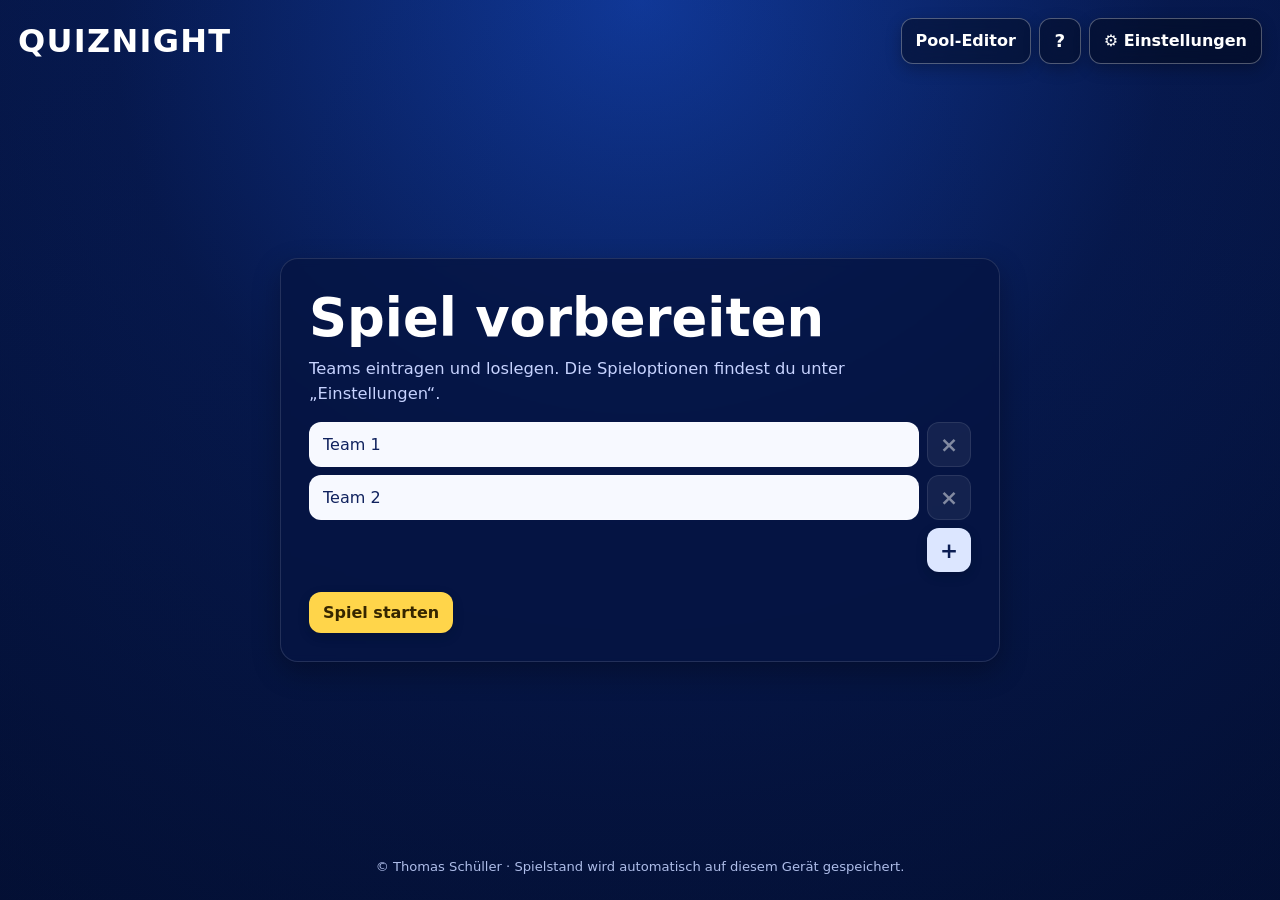
<file: index.html>
<!doctype html>
<html lang="de">

<head>
  <meta charset="utf-8" />
  <meta name="viewport" content="width=device-width,initial-scale=1,viewport-fit=cover" />
  <title>QuizNight – Spiel</title>
  <link rel="stylesheet" href="styles/core.css" />
  <link rel="stylesheet" href="themes/standard/theme.css" />
  <link rel="stylesheet" href="themes/oktoberfest/theme.css" />
  <link rel="stylesheet" href="themes/christmas/theme.css" />
  <link rel="stylesheet" href="themes/carnival/theme.css" />
  <link rel="stylesheet" href="themes/nerd/theme.css" />
</head>

<!-- Das Start-Theme wird aus scripts/config.js übernommen. -->
<body data-theme="standard">
  <div class="app">
    <div class="topbar">
      <div class="brand">QuizNight</div>
      <div class="top-actions">
        <a class="btn ghost editor-link" id="editorLink" href="editor.html">Pool-Editor</a>
        <button class="btn ghost" id="rulesBtn" aria-label="Spielregeln anzeigen" title="Spielregeln">?</button>
        <button class="btn ghost" id="settingsBtn">⚙ Einstellungen</button>
        <button class="btn ghost hidden" id="resetBtn">Neues Spiel</button>
      </div>
    </div>

    <main>
      <section id="setupScreen" class="screen active panel">
        <h1>Spiel vorbereiten</h1>
        <p class="lead">Teams eintragen und loslegen. Die Spieloptionen findest du unter „Einstellungen“.</p>
        <div id="resumeBox" class="status hidden"></div>

        <div class="team-list" id="teamList">
          <div class="team-add-row" id="addTeamControl"><button class="btn secondary" id="addTeamBtn" aria-label="Team hinzufügen" title="Team hinzufügen">+</button></div>
        </div>
        <div class="setup-actions">
          <button class="btn accent" id="startBtn" disabled>Spiel starten</button>
          <button class="btn secondary hidden" id="resumeBtn">Spiel fortsetzen</button>
        </div>
        <p class="note hidden" id="setupNotice" role="status" aria-live="polite"></p>
        <noscript>Bitte JavaScript aktivieren, um das Quiz zu spielen.</noscript>
      </section>

      <section id="boardScreen" class="screen">
        <div class="scorebar" id="scorebar"></div>
        <div class="turnline">
          <div>Am Zug: <strong id="turnName"></strong></div>
          <div id="progressText"></div>
        </div>
        <div class="board-wrap">
          <div id="board" class="board"></div>
        </div>
      </section>

      <section id="questionScreen" class="screen panel">
        <div id="questionTimer" class="question-timer hidden" aria-hidden="true"><div id="timerBar"></div></div>
        <div class="question-shell">
          <div class="question-back"><button class="btn ghost" id="backToBoardBtn">← Zurück zum Board</button></div>
          <span id="timerStatus" class="sr-only" role="status" aria-live="polite"></span>
          <div class="question-meta"><span class="pill" id="qCategory"></span><span class="pill"
              id="qPoints"></span><span class="pill" id="qTeam"></span></div>
          <span id="timerDisplay" class="sr-only" role="timer" aria-label="Verbleibende Antwortzeit"></span>
          <div class="question-text" id="questionText"></div>
          <div id="helpInfo" class="help-info hidden"></div>
          <div id="choices" class="choices hidden"></div>
          <div id="answerBox" class="answer-box"></div>
          <div class="q-actions" id="preRevealActions">
            <button class="btn secondary" id="helpBtn">MC-Hilfe</button>
            <button class="btn accent" id="revealBtn">Lösung zeigen</button>
          </div>
          <div class="q-actions hidden" id="judgeActions">
            <button class="btn success" id="correctBtn">✓ Richtig</button>
            <button class="btn danger" id="wrongBtn">✕ Falsch</button>
          </div>
          <div id="mcResult" class="mc-result hidden"></div>
          <div class="q-actions hidden" id="mcContinueActions">
            <button class="btn accent" id="mcContinueBtn">Ergebnis übernehmen &amp; weiter</button>
          </div>
        </div>
      </section>

      <section id="endScreen" class="screen panel">
        <div class="end-grid">
          <div>
            <h1>Spiel beendet</h1>
            <p class="lead" id="winnerText"></p>
            <div id="ranking" class="ranking"></div>
            <div id="tiebreakerPrompt" class="tiebreaker-card hidden"></div>
            <div class="setup-actions"><button class="btn accent" id="newGameBtn">Neue Runde</button></div>
          </div>
        </div>
      </section>
    </main>
    <div class="footer">© Thomas Schüller · Spielstand wird automatisch auf diesem Gerät gespeichert.</div>
  </div>

  <div id="tiebreakerOverlay" class="tiebreaker-overlay hidden">
    <section id="tiebreakerArea" class="tiebreaker-stage panel"></section>
  </div>

  <dialog id="confirmDialog">
    <div class="dialog-body">
      <h2>Neues Spiel?</h2>
      <p>Der aktuelle Spielstand wird gelöscht.</p>
      <div class="dialog-actions"><button class="btn ghost" id="cancelResetBtn">Abbrechen</button><button
          class="btn danger" id="confirmResetBtn">Ja, neu starten</button></div>
    </div>
  </dialog>

  <dialog id="scoreDialog">
    <div class="dialog-body">
      <h2 id="scoreDialogTitle">Punkte korrigieren</h2>
      <div class="field">
        <label for="scoreInput">Punktestand</label>
        <input id="scoreInput" type="number" step="1" inputmode="numeric" />
      </div>
      <div class="score-adjust">
        <button class="btn danger" type="button" data-score-delta="-500">−500</button>
        <button class="btn danger" type="button" data-score-delta="-100">−100</button>
        <button class="btn success" type="button" data-score-delta="100">+100</button>
        <button class="btn success" type="button" data-score-delta="500">+500</button>
      </div>
      <div class="dialog-actions">
        <button class="btn ghost" id="cancelScoreBtn">Abbrechen</button>
        <button class="btn accent" id="saveScoreBtn">Speichern</button>
      </div>
    </div>
  </dialog>

  <dialog id="settingsDialog">
    <div class="dialog-body">
      <h2>Einstellungen</h2>
      <p class="note">Gilt für die nächste Runde. Während des Spiels bleiben alle Einstellungen gesperrt.</p>
      <fieldset id="settingsFields" aria-label="Optionen für die nächste Runde">
        <section class="settings-group" aria-labelledby="boardSettingsTitle">
          <div class="settings-group-heading">
            <h3 id="boardSettingsTitle">Spielbrett</h3>
            <p>Lege Fragenpool und Größe des Boards fest.</p>
          </div>
          <div class="settings-grid board-settings-grid">
            <div class="field">
              <label for="poolSelect">Fragenpool</label>
              <select id="poolSelect" disabled></select>
            </div>
            <div class="field">
              <label for="categoryCount">Kategorien</label>
              <select id="categoryCount">
                <option value="3">3</option>
                <option value="4">4</option>
                <option value="5">5</option>
                <option value="6">6</option>
              </select>
            </div>
          </div>
          <div class="field option-field">
            <span class="field-label" id="pointValuesLabel">Punktestufen</span>
            <div class="choice-options" id="pointOptions" aria-labelledby="pointValuesLabel"></div>
            <p class="setting-hint">Wähle mindestens zwei Punktestufen. Pro gewählter Stufe erscheint ein Feld je Kategorie.</p>
          </div>
          <div class="toggle-settings option-field">
            <label class="toggle-row" for="categoryChoiceEnabled"><span id="categoryOptionsLabel">Kategorien gezielt wählen</span><input id="categoryChoiceEnabled" type="checkbox"></label>
            <div class="category-selects hidden" id="categorySelects" aria-labelledby="categoryOptionsLabel"></div>
            <p class="setting-hint">Standardmäßig werden die Kategorien zufällig aus dem Pool gewählt. Bei aktivierter Auswahl können einzelne Plätze weiterhin zufällig bleiben.</p>
          </div>
          <div class="toggle-settings option-field question-history-settings">
            <div>
              <strong>Fragenhistorie</strong>
              <p class="setting-hint" id="questionHistoryInfo" role="status"></p>
            </div>
            <button class="btn secondary compact" type="button" id="clearQuestionHistoryBtn">Historie löschen</button>
          </div>
          <p class="pool-summary" id="poolInfo" role="status" aria-live="polite"></p>
        </section>

        <section class="settings-group" aria-labelledby="answerSettingsTitle">
          <div class="settings-group-heading">
            <h3 id="answerSettingsTitle">Fragen &amp; Zeit</h3>
            <p>Wähle die Antwortform und entscheide, ob ein Timer für jede Frage läuft.</p>
          </div>
          <div class="mode-cards">
            <label class="mode-card"><input type="radio" name="mode" value="open"><span>Offene Fragen<small>MC-Hilfe kann später eingeblendet werden</small></span></label>
            <label class="mode-card"><input type="radio" name="mode" value="mc"><span>Multiple Choice<small>Antwortmöglichkeiten sind sofort sichtbar</small></span></label>
          </div>
          <div class="field option-field" id="mcPenaltyField">
            <label for="mcPenalty">Punkte bei MC-Hilfe</label>
            <select id="mcPenalty">
              <option value="1">100 %</option>
              <option value="0.75">75 %</option>
              <option value="0.5">50 %</option>
              <option value="0.25">25 %</option>
              <option value="0">0 %</option>
            </select>
          </div>
          <div class="toggle-settings timer-setting option-field">
            <label class="toggle-row" for="timerEnabled"><span>Antwort-Timer</span><input id="timerEnabled" type="checkbox"></label>
            <div class="timer-duration"><input id="timerSeconds" type="number" min="5" max="600" step="1" required disabled aria-label="Antwortzeit in Sekunden" aria-describedby="timerHint"><span>Sekunden</span></div>
            <p class="setting-hint" id="timerHint">Optional: 5–600 Sekunden je Frage. Bei Zeitablauf entscheidet die Spielleitung über die Wertung.</p>
            <div class="field mc-help-time-bonus hidden" id="mcHelpTimeBonusField">
              <label for="mcHelpTimeBonus">Zeitbonus bei MC-Hilfe</label>
              <div class="timer-duration"><input id="mcHelpTimeBonus" type="number" min="0" max="600" step="1" required disabled aria-describedby="mcHelpTimeBonusHint"><span>Sekunden</span></div>
              <p class="setting-hint" id="mcHelpTimeBonusHint">Beim Klick auf MC-Hilfe wird der Countdown um diesen Wert erhöht, aber nie über die eingestellte Antwortzeit hinaus.</p>
            </div>
          </div>
        </section>

        <section class="settings-group" aria-labelledby="challengeSettingsTitle">
          <div class="settings-group-heading">
            <h3 id="challengeSettingsTitle">Punkte &amp; Challenge</h3>
            <p>Jedes Team darf die Challenge einmal pro Runde vor der Fragenwahl einsetzen.</p>
          </div>
          <div class="toggle-settings">
            <label class="toggle-row" for="challengeEnabled"><span>Challenge aktivieren</span><input id="challengeEnabled" type="checkbox"></label>
            <div class="challenge-options" id="challengeOptions">
              <div class="field">
                <label for="challengeMultiplier">Multiplikator</label>
                <select id="challengeMultiplier">
                  <option value="1.25">1,25×</option>
                  <option value="1.5">1,5×</option>
                  <option value="2">2,0×</option>
                  <option value="2.5">2,5×</option>
                  <option value="3">3,0×</option>
                </select>
              </div>
              <div class="field">
                <label for="challengePenaltyMode">Abzug bei falscher Challenge</label>
                <select id="challengePenaltyMode">
                  <option value="base">Einfacher Feldwert</option>
                  <option value="multiplied">Multiplikator anwenden</option>
                </select>
              </div>
              <label class="toggle-row compact" for="allowNegativeScores"><span>Negative Punktestände erlauben</span><input id="allowNegativeScores" type="checkbox"></label>
            </div>
            <p class="setting-hint">Ohne negative Punktestände endet ein verlorener Einsatz bei 0 Punkten. Bei MC-Hilfe wird auch der einfache Abzug entsprechend reduziert.</p>
          </div>
        </section>

        <section class="settings-group" aria-labelledby="startingTeamSettingsTitle">
          <div class="settings-group-heading">
            <h3 id="startingTeamSettingsTitle">Startendes Team</h3>
            <p>Bestimme, wie das Team für den ersten Spielzug ausgewählt wird.</p>
          </div>
          <div class="toggle-settings">
            <label class="toggle-row" for="startingTeamSelectionEnabled"><span>Startteam vor der Runde auswählen</span><input id="startingTeamSelectionEnabled" type="checkbox"></label>
            <div class="field option-field" id="startingTeamOptions">
              <label for="startingTeamMode">Auswahlmethode</label>
              <select id="startingTeamMode">
                <option value="manual">Team auswählen</option>
                <option value="random">Zufällig bestimmen</option>
              </select>
            </div>
            <p class="setting-hint">Ist die Auswahl deaktiviert, beginnt immer Team 1.</p>
          </div>
        </section>

        <section class="settings-group" aria-labelledby="appearanceSettingsTitle">
          <div class="settings-group-heading">
            <h3 id="appearanceSettingsTitle">Erscheinungsbild</h3>
            <p>Das Theme verändert nur die Optik, nicht Fragenpool oder Spielregeln.</p>
          </div>
          <div class="field">
            <label for="themeSelect">Theme</label>
            <select id="themeSelect">
              <option value="standard">Standard</option>
              <option value="oktoberfest">Oktoberfest</option>
              <option value="christmas">Weihnachten</option>
              <option value="carnival">Karneval</option>
              <option value="nerd">Nerd</option>
            </select>
          </div>
        </section>
      </fieldset>
      <div class="dialog-actions">
        <button class="btn accent" id="closeSettingsBtn">Fertig</button>
      </div>
    </div>
  </dialog>

  <dialog id="rulesDialog">
    <div class="dialog-body">
      <h2>Spielregeln</h2>
      <p class="note rules-summary" id="rulesSummary"></p>
      <div class="rules-list">
        <section><h3>Spielzug</h3><p>Das aktive Team wählt ein Feld auf dem Board und beantwortet die Frage. Nach der Wertung ist das nächste Team am Zug.</p></section>
        <section><h3>Punkte</h3><p>Bei einer richtigen Antwort erhält das aktive Team den Wert des Feldes. Falsche Antworten bringen ohne Challenge keine Punkte.</p></section>
        <section><h3>Antworten &amp; Zeit</h3><p>Offene Fragen können mit MC-Hilfe ergänzt werden. Im Multiple-Choice-Modus sind die Antworten sofort sichtbar. Ein optionaler Timer dient der Spielleitung als Orientierung.</p></section>
        <section><h3>Challenge</h3><p>Jedes Team kann die Challenge einmal pro Runde vor der Fragenwahl aktivieren. Die richtige Antwort wird multipliziert, eine falsche Antwort zieht denselben Einsatz ab.</p></section>
        <section><h3>Ende der Runde</h3><p>Nach allen Fragen gewinnt das Team mit den meisten Punkten. Bei Gleichstand entscheidet eine Schätzfrage als Tie-Breaker.</p></section>
      </div>
      <div class="dialog-actions"><button class="btn accent" id="closeRulesBtn">Verstanden</button></div>
    </div>
  </dialog>

  <dialog id="startingTeamDialog" aria-labelledby="startingTeamDialogTitle">
    <div class="dialog-body">
      <h2 id="startingTeamDialogTitle">Startendes Team</h2>
      <p class="note rules-summary" id="startingTeamDialogIntro">Wählt das Team für den ersten Spielzug.</p>
      <div class="field" id="manualStartingTeamSelection">
        <label for="startingTeamSelect">Team auswählen</label>
        <select id="startingTeamSelect"></select>
      </div>
      <div id="randomStartingTeamSelection" class="hidden">
        <div class="random-team-cards" id="randomTeamCards" aria-live="polite"></div>
        <p class="random-team-status" id="randomTeamStatus" role="status" aria-live="polite"></p>
      </div>
      <div class="dialog-actions" id="startingTeamDialogActions"><button class="btn accent" id="confirmStartingTeamBtn">Runde starten</button></div>
    </div>
  </dialog>

  <script src="scripts/config.js"></script>
  <script src="pools/index.js"></script>
  <script src="scripts/storage.js"></script>
  <script src="scripts/pool-schema.js"></script>
  <script src="scripts/question-bank.js"></script>
  <script src="scripts/scoring.js"></script>
  <script src="scripts/game-state.js"></script>
  <script src="scripts/app.js"></script>
</body>

</html>
</file>
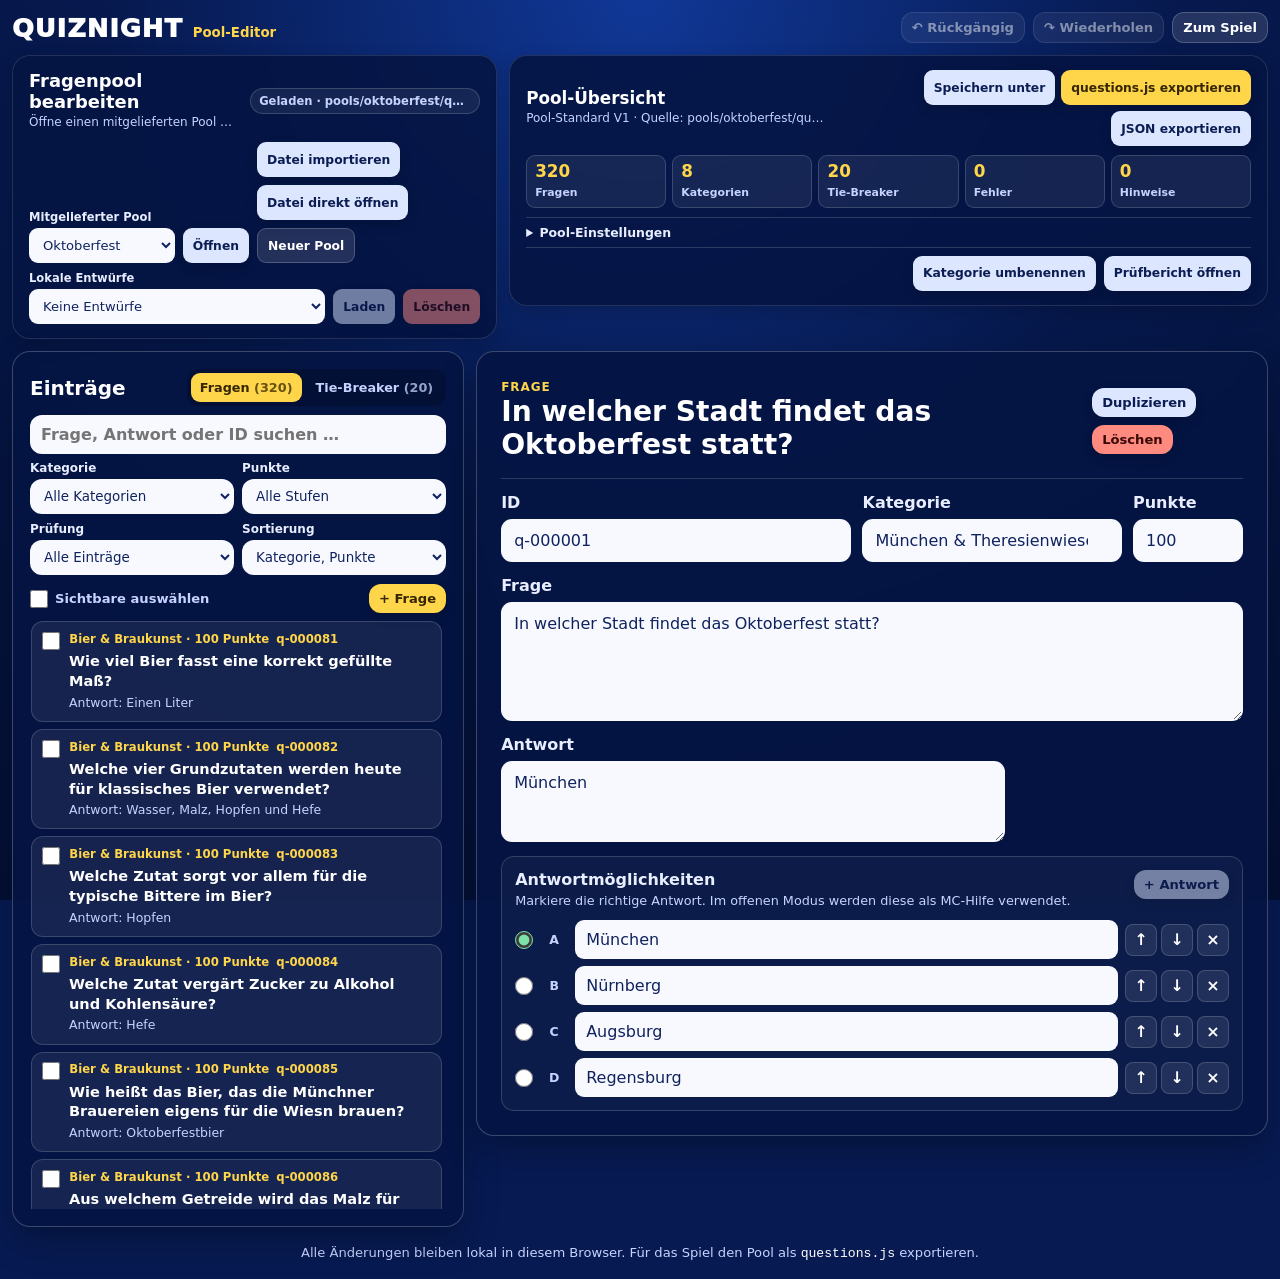
<file: editor.html>
<!doctype html>
<html lang="de">

<head>
  <meta charset="utf-8" />
  <meta name="viewport" content="width=device-width,initial-scale=1,viewport-fit=cover" />
  <title>QuizNight – Pool-Editor</title>
  <link rel="stylesheet" href="styles/core.css" />
  <link rel="stylesheet" href="themes/standard/theme.css" />
  <link rel="stylesheet" href="styles/editor.css" />
</head>

<body class="pool-editor-page" data-theme="standard">
  <div class="editor-app">
    <header class="editor-topbar">
      <a class="editor-brand" href="index.html" aria-label="Zurück zum Spiel">
        <span>QuizNight</span><small>Pool-Editor</small>
      </a>
      <div class="editor-top-actions">
        <button class="btn ghost compact" id="undoBtn" type="button" disabled title="Rückgängig (Strg+Z)">↶ Rückgängig</button>
        <button class="btn ghost compact" id="redoBtn" type="button" disabled title="Wiederholen (Strg+Umschalt+Z)">↷ Wiederholen</button>
        <a class="btn ghost compact" href="index.html">Zum Spiel</a>
      </div>
    </header>

    <main class="editor-main">
      <div class="editor-utility-grid" id="editorUtilityGrid">
        <section class="panel source-panel" aria-labelledby="sourceTitle">
          <div class="section-heading">
            <div>
              <h1 id="sourceTitle">Fragenpool bearbeiten</h1>
              <p>Öffne einen mitgelieferten Pool oder importiere eine JSON- bzw. <code>questions.js</code>-Datei.</p>
            </div>
            <span class="save-state" id="saveState" role="status" aria-live="polite">Kein Pool geladen</span>
          </div>

          <div class="source-controls">
            <div class="field source-select-field">
              <label for="registeredPoolSelect">Mitgelieferter Pool</label>
              <div class="joined-control">
                <select id="registeredPoolSelect"></select>
                <button class="btn secondary" id="loadRegisteredBtn" type="button">Öffnen</button>
              </div>
            </div>
            <div class="source-buttons">
              <input class="sr-only" id="fileInput" type="file" accept=".json,.js,application/json,text/javascript,application/javascript" />
              <button class="btn secondary" id="importBtn" type="button">Datei importieren</button>
              <button class="btn secondary hidden" id="openFileBtn" type="button">Datei direkt öffnen</button>
              <button class="btn ghost" id="newPoolBtn" type="button">Neuer Pool</button>
            </div>
            <div class="field draft-field">
              <label for="draftSelect">Lokale Entwürfe</label>
              <div class="joined-control joined-control-wide">
                <select id="draftSelect"><option value="">Keine Entwürfe</option></select>
                <button class="btn secondary" id="loadDraftBtn" type="button" disabled>Laden</button>
                <button class="btn danger" id="deleteDraftBtn" type="button" disabled>Löschen</button>
              </div>
            </div>
          </div>
          <p class="editor-message hidden" id="editorMessage" role="alert"></p>
        </section>

        <section class="panel pool-overview hidden" id="poolOverview" aria-labelledby="overviewTitle">
          <div class="section-heading compact-heading">
            <div>
              <h2 id="overviewTitle">Pool-Übersicht</h2>
              <p id="sourceDescription"></p>
            </div>
            <div class="export-actions">
              <button class="btn success hidden" id="saveFileBtn" type="button">Direkt speichern</button>
              <button class="btn secondary hidden" id="saveAsBtn" type="button">Speichern unter</button>
              <button class="btn accent" id="exportJsBtn" type="button">questions.js exportieren</button>
              <button class="btn secondary" id="exportJsonBtn" type="button">JSON exportieren</button>
            </div>
          </div>

          <div class="stats-grid" id="statsGrid"></div>

          <details class="pool-settings">
            <summary>Pool-Einstellungen</summary>
            <div class="pool-settings-grid">
              <div class="field">
                <label for="poolNameInput">Name</label>
                <input id="poolNameInput" autocomplete="off" />
              </div>
              <div class="field">
                <label for="poolIdInput">Pool-ID</label>
                <input id="poolIdInput" autocomplete="off" />
              </div>
              <div class="field">
                <label for="pointLevelsInput">Punktestufen</label>
                <input id="pointLevelsInput" placeholder="100, 200, 300, 400, 500" autocomplete="off" />
              </div>
            </div>
          </details>

          <div class="overview-actions">
            <button class="btn secondary compact" id="renameCategoryBtn" type="button">Kategorie umbenennen</button>
            <button class="btn secondary compact" id="showValidationBtn" type="button">Prüfbericht öffnen</button>
          </div>
        </section>
      </div>

      <div class="editor-workspace hidden" id="editorWorkspace">
        <section class="editor-grid">
          <aside class="panel browser-panel" aria-labelledby="browserTitle">
            <div class="browser-header">
              <h2 id="browserTitle">Einträge</h2>
              <div class="entry-tabs" role="tablist" aria-label="Eintragstyp">
                <button class="entry-tab active" id="questionsTab" type="button" role="tab" aria-selected="true" data-entry-type="questions">Fragen <span id="questionCount"></span></button>
                <button class="entry-tab" id="tiebreakersTab" type="button" role="tab" aria-selected="false" data-entry-type="tiebreakers">Tie-Breaker <span id="tiebreakerCount"></span></button>
              </div>
            </div>

            <div class="browser-filters">
              <div class="field search-field">
                <label class="sr-only" for="searchInput">Fragen durchsuchen</label>
                <input id="searchInput" type="search" placeholder="Frage, Antwort oder ID suchen …" autocomplete="off" />
              </div>
              <div class="filter-grid">
                <div class="field" id="categoryFilterField">
                  <label for="categoryFilter">Kategorie</label>
                  <select id="categoryFilter"><option value="">Alle Kategorien</option></select>
                </div>
                <div class="field" id="pointsFilterField">
                  <label for="pointsFilter">Punkte</label>
                  <select id="pointsFilter"><option value="">Alle Stufen</option></select>
                </div>
                <div class="field">
                  <label for="issueFilter">Prüfung</label>
                  <select id="issueFilter">
                    <option value="">Alle Einträge</option>
                    <option value="problem">Mit Hinweisen</option>
                    <option value="error">Mit Fehlern</option>
                    <option value="duplicate">Mögliche Duplikate</option>
                  </select>
                </div>
                <div class="field">
                  <label for="sortSelect">Sortierung</label>
                  <select id="sortSelect">
                    <option value="category-points">Kategorie, Punkte</option>
                    <option value="points-category">Punkte, Kategorie</option>
                    <option value="question">Fragetext</option>
                    <option value="id">ID</option>
                  </select>
                </div>
              </div>
            </div>

            <div class="list-actions">
              <label class="select-visible"><input id="selectVisibleCheckbox" type="checkbox" /> Sichtbare auswählen</label>
              <button class="btn accent compact" id="addEntryBtn" type="button">+ Frage</button>
            </div>

            <div class="bulk-panel hidden" id="bulkPanel">
              <strong id="bulkCount">0 ausgewählt</strong>
              <div class="bulk-fields" id="questionBulkFields">
                <input id="bulkCategoryInput" list="categorySuggestions" placeholder="Kategorie setzen" aria-label="Kategorie für Auswahl setzen" />
                <input id="bulkPointsInput" type="number" min="1" step="1" placeholder="Punkte setzen" aria-label="Punkte für Auswahl setzen" />
                <button class="btn secondary compact" id="applyBulkBtn" type="button">Anwenden</button>
              </div>
              <button class="btn danger compact" id="deleteBulkBtn" type="button">Auswahl löschen</button>
            </div>

            <div class="entry-list" id="entryList" role="listbox" aria-label="Fragenliste"></div>
            <p class="empty-list hidden" id="emptyList">Keine passenden Einträge gefunden.</p>
          </aside>

          <section class="panel form-panel" aria-labelledby="formTitle">
            <div class="form-placeholder" id="formPlaceholder">
              <span>✎</span>
              <h2>Eintrag auswählen</h2>
              <p>Wähle links eine Frage aus oder lege einen neuen Eintrag an.</p>
            </div>

            <form class="entry-form hidden" id="entryForm" novalidate>
              <div class="form-heading">
                <div>
                  <span class="eyebrow" id="formEyebrow">Frage</span>
                  <h2 id="formTitle">Eintrag bearbeiten</h2>
                </div>
                <div class="form-actions">
                  <button class="btn secondary compact" id="duplicateEntryBtn" type="button">Duplizieren</button>
                  <button class="btn danger compact" id="deleteEntryBtn" type="button">Löschen</button>
                </div>
              </div>

              <div class="entry-fields-grid">
                <div class="field id-field">
                  <label for="entryIdInput">ID</label>
                  <input id="entryIdInput" autocomplete="off" />
                </div>
                <div class="field question-only">
                  <label for="entryCategoryInput">Kategorie</label>
                  <input id="entryCategoryInput" list="categorySuggestions" autocomplete="off" />
                </div>
                <div class="field question-only points-field">
                  <label for="entryPointsInput">Punkte</label>
                  <input id="entryPointsInput" type="number" min="1" step="1" list="pointSuggestions" />
                </div>
              </div>

              <div class="field">
                <label for="entryQuestionInput">Frage</label>
                <textarea id="entryQuestionInput" rows="5"></textarea>
              </div>
              <div class="answer-grid">
                <div class="field">
                  <label for="entryAnswerInput">Antwort</label>
                  <textarea id="entryAnswerInput" rows="3"></textarea>
                </div>
                <div class="field tiebreaker-only hidden">
                  <label for="numericAnswerInput">Numerische Lösung</label>
                  <input id="numericAnswerInput" inputmode="decimal" autocomplete="off" />
                  <small>Nur die Zahl, zum Beispiel 125000 oder 12,5.</small>
                </div>
              </div>

              <fieldset class="choices-editor question-only">
                <div class="choices-heading">
                  <div>
                    <legend>Antwortmöglichkeiten</legend>
                    <p>Markiere die richtige Antwort. Im offenen Modus werden diese als MC-Hilfe verwendet.</p>
                  </div>
                  <button class="btn secondary compact" id="addChoiceBtn" type="button">+ Antwort</button>
                </div>
                <div class="choice-editor-list" id="choiceEditorList"></div>
              </fieldset>

              <div class="current-issues hidden" id="currentIssues" aria-live="polite"></div>
            </form>
          </section>
        </section>
      </div>
    </main>

    <footer class="editor-footer">Alle Änderungen bleiben lokal in diesem Browser. Für das Spiel den Pool als <code>questions.js</code> exportieren.</footer>
  </div>

  <dialog id="validationDialog" class="editor-dialog">
    <div class="dialog-body">
      <div class="dialog-heading">
        <div>
          <h2>Prüfbericht</h2>
          <p id="validationSummary"></p>
        </div>
        <button class="btn ghost compact" data-close-dialog="validationDialog" type="button">Schließen</button>
      </div>
      <div class="validation-layout">
        <section>
          <h3>Hinweise</h3>
          <div class="issue-list" id="issueList"></div>
        </section>
        <section>
          <h3>Abdeckung</h3>
          <div class="coverage-wrap" id="coverageTable"></div>
        </section>
      </div>
    </div>
  </dialog>

  <dialog id="renameCategoryDialog" class="editor-dialog small-dialog">
    <form class="dialog-body" id="renameCategoryForm" method="dialog">
      <h2>Kategorie umbenennen</h2>
      <div class="field">
        <label for="oldCategorySelect">Bisheriger Name</label>
        <select id="oldCategorySelect"></select>
      </div>
      <div class="field">
        <label for="newCategoryInput">Neuer Name</label>
        <input id="newCategoryInput" autocomplete="off" required />
      </div>
      <p class="setting-hint">Die IDs der Fragen werden nicht automatisch verändert.</p>
      <div class="dialog-actions">
        <button class="btn ghost" data-close-dialog="renameCategoryDialog" type="button">Abbrechen</button>
        <button class="btn accent" type="submit">Umbenennen</button>
      </div>
    </form>
  </dialog>

  <datalist id="categorySuggestions"></datalist>
  <datalist id="pointSuggestions"></datalist>

  <script src="pools/index.js"></script>
  <script src="scripts/storage.js"></script>
  <script src="scripts/pool-format.js"></script>
  <script src="scripts/pool-schema.js"></script>
  <script src="scripts/question-bank.js"></script>
  <script src="scripts/pool-editor.js"></script>
</body>

</html>
</file>
<file: styles/core.css>
:root{
    --text:#fff;
    --page-bg:#071a52;
    --shadow:0 10px 28px rgba(0,0,0,.28);
    --radius:18px;
    --challenge-color:#ffd54a;
    --team-card-bg:rgba(4,16,54,.8);
    --team-card-border:rgba(255,255,255,.12);
    --team-card-hover-bg:rgba(8,31,92,.8);
    --team-card-main-hover:rgba(31,75,152,.56);
    --team-card-active-bg:rgba(8,31,92,.8);
    --team-card-active-border:var(--accent);
    --team-card-active-shadow:0 5px 16px rgba(0,0,0,.2);
    --team-card-backdrop:blur(4px) saturate(.75);
    --team-score-color:var(--accent);
    --team-score-shadow:0 2px 3px rgba(0,0,0,.55);
    --challenge-button-bg:color-mix(in srgb,var(--challenge-color) 18%,transparent);
    --challenge-button-hover:color-mix(in srgb,var(--challenge-color) 30%,transparent);
    --challenge-used-pattern:repeating-linear-gradient(135deg,transparent 0 8px,color-mix(in srgb,var(--challenge-color) 25%,transparent) 8px 14px);
    --challenge-used-button-bg:color-mix(in srgb,var(--challenge-color) 30%,transparent);
  }
  *{box-sizing:border-box}
  html{margin:0;min-height:100%;background:var(--page-bg)}
  body{margin:0;min-height:100%;background-color:var(--bg);background-image:linear-gradient(180deg,var(--custom-overlay-top),var(--custom-overlay-bottom)),var(--theme-image),var(--page-bg);background-repeat:no-repeat;background-position:center;background-size:cover;background-attachment:fixed;color:var(--text);font-family:Inter,ui-sans-serif,system-ui,-apple-system,BlinkMacSystemFont,"Segoe UI",sans-serif}
  body.tiebreaker-open{overflow:hidden}
  button,input,select{font:inherit}
  button{cursor:pointer}
  .app{min-height:100vh;min-height:100dvh;max-width:1600px;margin:0 auto;padding:18px;display:flex;flex-direction:column;gap:16px}
  main{flex:1;display:flex;flex-direction:column;justify-content:center;align-items:center;min-width:0}
  main>.screen{width:100%;min-width:0;flex-shrink:0}
  #setupScreen{max-width:720px}
  #settingsFields{border:0;padding:0;margin:0;min-width:0}
  #endScreen{max-width:1000px}
  .topbar{display:flex;align-items:center;justify-content:space-between;gap:12px;flex-wrap:wrap}
  .brand{font-weight:900;letter-spacing:.04em;font-size:clamp(1.25rem,3vw,2rem);text-transform:uppercase}
  .top-actions{display:flex;gap:8px;flex-wrap:wrap}
  .top-actions .btn{display:inline-flex;align-items:center;justify-content:center;line-height:1.2}
  .top-actions #rulesBtn{width:42px;padding-left:0;padding-right:0;font-size:1.15rem}
  .btn{border:0;border-radius:12px;padding:11px 14px;background:#fff;color:#0b1d53;font-weight:800;text-decoration:none;box-shadow:0 4px 12px rgba(0,0,0,.16)}
  .btn:hover{filter:brightness(.97)}
  .btn.secondary{background:#dce6ff}
  .btn.ghost{background:rgba(255,255,255,.12);color:#fff;border:1px solid rgba(255,255,255,.2);box-shadow:none}
  .top-actions .btn.ghost{background:rgba(0,0,0,.36);border-color:rgba(255,255,255,.3);box-shadow:0 5px 15px rgba(0,0,0,.25);backdrop-filter:blur(10px);-webkit-backdrop-filter:blur(10px)}
  .top-actions .btn.ghost:hover{background:rgba(0,0,0,.48)}
  .btn.success{background:var(--success);color:#082516}
  .btn.danger{background:var(--danger);color:#3a0805}
  .btn.accent{background:var(--accent);color:#352600}
  .btn:disabled{opacity:.5;cursor:not-allowed}
  .panel{background:rgba(5,21,67,.8);border:1px solid rgba(255,255,255,.12);border-radius:var(--radius);box-shadow:var(--shadow);padding:clamp(16px,3vw,28px);backdrop-filter:blur(4px);-webkit-backdrop-filter:blur(4px)}
  .screen{display:none}.screen.active{display:block}
  h1,h2,h3,p{margin-top:0}
  h1{font-size:clamp(1.8rem,6vw,3.3rem);margin-bottom:8px}
  h2{font-size:clamp(1.35rem,4vw,2rem)}
  .lead{color:var(--muted);font-size:1.02rem;line-height:1.55;max-width:820px}
  .setup-grid{display:grid;grid-template-columns:repeat(2,minmax(0,1fr));gap:18px;margin-top:20px}
  .option-field{margin-top:16px}
  .settings-group{padding:20px 0;border-top:1px solid rgba(255,255,255,.18)}
  .settings-group:first-child{padding-top:4px;border-top:0}
  .settings-group-heading{margin-bottom:14px}
  .settings-group-heading h3{margin:0 0 4px;font-size:1.12rem}
  .settings-group-heading p{margin:0;color:var(--muted);font-size:.88rem;line-height:1.45}
  .setting-hint{margin:10px 0 0;color:var(--muted);font-size:.88rem;line-height:1.45}
  .settings-grid{display:grid;grid-template-columns:repeat(2,minmax(0,1fr));gap:14px}
  .board-settings-grid .field:first-child{grid-column:1/-1}
  .toggle-settings{padding:12px;border:1px solid rgba(255,255,255,.16);border-radius:14px;background:rgba(255,255,255,.06)}
  .question-history-settings{display:flex;align-items:center;justify-content:space-between;gap:14px}
  .question-history-settings .setting-hint{margin-bottom:0}
  .toggle-row{display:flex;align-items:center;justify-content:space-between;gap:16px;color:#e8eeff;font-weight:800}
  .toggle-row input{width:20px;height:20px;flex:0 0 auto;margin:0;accent-color:var(--accent)}
  .toggle-row.compact{justify-content:flex-end;gap:8px;text-align:right}
  .timer-duration{display:flex;align-items:center;gap:10px;margin-top:12px}
  .timer-duration input{min-width:0;width:100%;padding:12px 13px;border-radius:12px;border:1px solid rgba(255,255,255,.18);background:#f7f9ff;color:#10225e;outline:none}
  .mc-help-time-bonus{margin-top:16px}
  :is(.field input,.timer-duration input):disabled{opacity:.5}
  .pool-summary{margin:16px 0 0;padding:11px 12px;border:1px solid rgba(255,255,255,.18);border-radius:12px;background:rgba(255,255,255,.07);color:var(--muted);font-size:.86rem;line-height:1.45}
  .pool-summary:empty{display:none}
  .team-row input{min-width:0;width:100%;padding:12px 13px;border-radius:12px;border:1px solid rgba(255,255,255,.18);background:#f7f9ff;color:#10225e}
  :is(button,input,select):focus-visible{outline:3px solid var(--accent);outline-offset:3px}
  .mode-card input:focus-visible+span{outline:3px solid var(--accent);outline-offset:3px}
  .field{display:flex;flex-direction:column;gap:7px}
  .field :is(label,.field-label){font-weight:800;color:#e8eeff}
  .field input,.field select{width:100%;padding:12px 13px;border-radius:12px;border:1px solid rgba(255,255,255,.18);background:#f7f9ff;color:#10225e;outline:none}
  .choice-options{display:grid;grid-template-columns:repeat(auto-fit,minmax(130px,1fr));gap:8px}
  .choice-option{display:flex;align-items:center;gap:9px;min-height:46px;padding:10px 12px;border:1px solid rgba(255,255,255,.16);border-radius:12px;background:rgba(255,255,255,.06);font-weight:800;cursor:pointer}
  .choice-option:has(input:checked){border-color:var(--accent);background:rgba(255,213,74,.12)}
  .choice-option input{width:18px;height:18px;margin:0;accent-color:var(--accent)}
  .category-selects{display:grid;grid-template-columns:repeat(auto-fit,minmax(135px,180px));justify-content:start;gap:10px;margin-top:12px}
  .team-list{display:flex;flex-direction:column;gap:8px}
  .team-row{display:grid;grid-template-columns:1fr auto;gap:8px}
  .team-add-row{display:grid;grid-template-columns:1fr auto}
  :is(.team-row button,.team-add-row button){width:44px;min-height:44px;padding:0;font-size:1.35rem;line-height:1}
  .team-add-row button{grid-column:2}
  .mode-cards{display:grid;grid-template-columns:repeat(2,minmax(0,1fr));gap:10px}
  .mode-card{display:block;position:relative}
  .mode-card input{position:absolute;opacity:0;pointer-events:none}
  .mode-card span{display:flex;min-height:92px;flex-direction:column;justify-content:center;gap:4px;border-radius:14px;padding:12px;background:rgba(255,255,255,.08);border:2px solid transparent;font-weight:900;text-align:center}
  .mode-card small{font-weight:600;color:var(--muted)}
  .mode-card input:checked+span{border-color:var(--accent);background:rgba(255,213,74,.12)}
  .setup-actions{display:flex;gap:10px;align-items:center;flex-wrap:wrap;margin-top:20px}
  .note{color:var(--muted);font-size:.9rem;line-height:1.45; padding-top:15px}
  .scorebar{display:flex;gap:10px;overflow-x:auto;padding-bottom:2px}
  .team-score{min-width:150px;flex:1;display:grid;grid-template-columns:minmax(0,1fr) auto;grid-template-areas:"main challenge";align-items:stretch;background:var(--team-card-bg);border:2px solid var(--team-card-border);border-radius:14px;transition:.15s;backdrop-filter:var(--team-card-backdrop);-webkit-backdrop-filter:var(--team-card-backdrop);box-shadow:0 5px 16px rgba(0,0,0,.2)}
  .team-score-main{grid-area:main;display:grid;grid-template-columns:minmax(0,1fr) auto;grid-template-areas:"name score";align-items:center;gap:12px;min-width:0;padding:12px 13px;background-color:transparent;border:0;border-radius:12px;color:#fff;text-align:left;cursor:pointer}
  .team-score.has-challenge .team-score-main{border-radius:12px 0 0 12px}
  .team-score:hover{background:var(--team-card-hover-bg)}
  .team-score-main:hover{background-color:var(--team-card-main-hover)}
  .team-score.active{border-color:var(--team-card-active-border);background:var(--team-card-active-bg);box-shadow:var(--team-card-active-shadow)}
  .team-score .name{grid-area:name;display:block;font-size:clamp(1rem,1.4vw,1.22rem);font-weight:900;white-space:nowrap;overflow:hidden;text-overflow:ellipsis}
  .team-score .score{grid-area:score;display:block;font-size:clamp(1.75rem,2.4vw,2.15rem);font-weight:950;color:var(--team-score-color);text-shadow:var(--team-score-shadow)}
  .challenge-btn{grid-area:challenge;display:flex;align-items:center;justify-content:center;gap:7px;min-width:46px;margin:0;padding:0 12px;border:0;border-left:1px solid var(--team-card-border);border-radius:0 11px 11px 0;background:var(--challenge-button-bg);color:var(--challenge-color);font-size:1.2rem;font-weight:900}
  .challenge-btn:not(:disabled):hover{background:var(--challenge-button-hover)}
  .challenge-btn:disabled{cursor:not-allowed;opacity:.48}
  .challenge-label{display:none;font-size:.78rem;white-space:nowrap}
  .team-score.challenge-used .team-score-main{background-image:var(--challenge-used-pattern)}
  .team-score.challenge-used .challenge-btn{background:var(--challenge-used-button-bg);border-left-color:var(--challenge-color);color:var(--challenge-color)}
  .team-score.challenge-used:not(.active){filter:grayscale(.3);opacity:.9}
  .turnline{display:flex;justify-content:space-between;gap:12px;align-items:center;flex-wrap:wrap;margin:6px 0 10px}
  .turnline strong{color:var(--accent)}
  .challenge-options{display:grid;grid-template-columns:minmax(150px,1fr) minmax(190px,1fr);gap:12px;align-items:end;padding-top:12px}
  .challenge-options .toggle-row{grid-column:1/-1}
  .challenge-options.disabled{opacity:.5}
  .board-wrap{overflow:auto;border-radius:0}
  .board{display:grid;grid-template-columns:repeat(var(--category-count,5),minmax(150px,1fr));gap:8px;min-width:var(--board-min-width,790px)}
  .category{background:#08246c;border:2px solid #d8e2ff;border-radius:12px;color:#fff;min-height:84px;display:flex;align-items:center;justify-content:center;text-align:center;padding:10px;font-size:clamp(.95rem,1.6vw,1.35rem);font-weight:950;text-transform:uppercase;letter-spacing:.02em;text-shadow:1px 2px 0 rgba(0,0,0,.35)}
  .tile{min-height:98px;border:2px solid #d8e2ff;border-radius:12px;background:#0a2b84;color:var(--accent);font-size:clamp(1.7rem,4vw,3rem);font-weight:950;text-shadow:2px 3px 0 rgba(0,0,0,.38);transition:.15s}
  .tile:hover{background:#1038a4;transform:translateY(-1px)}
  .tile.used{background:#06163f;color:transparent;cursor:default;transform:none;border-color:rgba(255,255,255,.2)}
  .question-shell{display:flex;flex-direction:column;justify-content:center;align-items:center;text-align:center;gap:20px}
  #questionScreen{position:relative;overflow:hidden}
  .question-timer{position:absolute;top:0;left:0;right:0;height:6px;background:color-mix(in srgb,var(--timer-end,var(--danger)) 24%,transparent)}
  #timerBar{height:100%;width:100%;transform-origin:left;background:color-mix(in srgb,var(--timer-start,var(--success)) var(--timer-start-weight,100%),var(--timer-end,var(--danger)));transform:scaleX(var(--timer-ratio,1))}
  .question-timer.expired{background:color-mix(in srgb,var(--timer-end,var(--danger)) 80%,transparent)}
  .sr-only{position:absolute;width:1px;height:1px;padding:0;margin:-1px;overflow:hidden;clip-path:inset(50%);white-space:nowrap;border:0}
  #timerStatus.expired{position:static;width:auto;height:auto;margin:0;overflow:visible;clip-path:none;white-space:normal;color:var(--danger);font-size:clamp(1rem,2.2vw,1.25rem);font-weight:900}
  .question-meta{display:flex;gap:10px;align-items:center;justify-content:center;flex-wrap:wrap;color:var(--muted);font-weight:800}
  .pill{background:rgba(255,255,255,.1);border:1px solid rgba(255,255,255,.14);padding:6px 10px;border-radius:999px}
  .question-text{font-size:clamp(1.6rem,5vw,4rem);line-height:1.14;font-weight:950;max-width:1100px;text-wrap:balance}
  .answer-box{display:none;max-width:1000px;padding:18px 22px;border-radius:16px;background:rgba(255,255,255,.12);border:1px solid rgba(255,255,255,.17);font-size:clamp(1.25rem,3.5vw,2.3rem);font-weight:850}
  .answer-box.visible{display:block}
  .choices{display:grid;grid-template-columns:repeat(2,minmax(0,1fr));gap:10px;width:min(900px,100%)}
  .choice{padding:15px 16px;background:rgba(255,255,255,.1);color:#fff;border:2px solid rgba(255,255,255,.16);border-radius:13px;font-weight:800;text-align:left;cursor:pointer;transition:.15s}
  .choice:hover:not(:disabled){background:rgba(255,255,255,.16);transform:translateY(-1px)}
  .choice:disabled{cursor:default;opacity:1}
  .choice.correct{background:rgba(126,226,168,.3);border-color:var(--success);color:#fff}
  .choice.wrong{background:rgba(255,138,128,.3);border-color:var(--danger);color:#fff}
  .choice.unselected{opacity:.58}
  .q-actions{display:flex;gap:10px;justify-content:center;flex-wrap:wrap}
  .question-back{align-self:flex-start}
  .mc-result{font-weight:900;font-size:1.05rem}
  .mc-result.correct{color:var(--success)}
  .mc-result.wrong{color:var(--danger)}
  .help-info{color:var(--accent);font-weight:800}
  .end-grid{display:grid;grid-template-columns:minmax(0,1fr);gap:14px}
  .ranking{display:flex;flex-direction:column;gap:9px;margin:18px 0}
  .rank{display:grid;grid-template-columns:50px 1fr auto;gap:12px;align-items:center;background:rgba(255,255,255,.08);border-radius:14px;padding:12px 14px}
  .rank .place{font-size:1.35rem;font-weight:950;color:var(--accent)}
  .rank .rname{font-weight:900}.rank .rscore{font-size:1.3rem;font-weight:950}
  .rank-edit{display:flex;align-items:center;gap:10px}
  .btn.compact{padding:7px 10px;font-size:.82rem}
  .score-adjust{display:grid;grid-template-columns:repeat(4,minmax(0,1fr));gap:8px;margin-top:12px}
  .tiebreaker-card{margin-top:18px;padding:18px;border-radius:14px;background:rgba(255,213,74,.1);border:1px solid rgba(255,213,74,.35)}
  .tiebreaker-overlay{position:fixed;inset:0;z-index:100;min-height:100vh;min-height:100dvh;display:flex;align-items:center;justify-content:center;padding:clamp(16px,4vh,44px);background-color:var(--bg);background-image:linear-gradient(180deg,var(--custom-overlay-top),var(--custom-overlay-bottom)),var(--theme-image),var(--page-bg);background-repeat:no-repeat;background-position:center;background-size:cover}
  .tiebreaker-stage{width:min(1100px,calc(100% - 12px));max-height:calc(100vh - 32px);max-height:calc(100dvh - 32px);overflow:auto;text-align:center}
  .tiebreaker-stage>*{width:min(100%,1000px);margin-left:auto;margin-right:auto}
  .tiebreaker-stage .question-text{font-size:clamp(1.5rem,4vw,3.5rem)!important;margin-bottom:clamp(12px,3vh,28px)}
  .tiebreaker-stage .setup-actions{justify-content:center}
  .tiebreaker-stage .tb-guesses{width:min(100%,720px)}
  .tiebreaker-stage.evaluated .question-text{font-size:clamp(1.35rem,3vw,2.6rem)!important;margin-bottom:8px}
  .tiebreaker-stage.evaluated .tb-result{padding:8px 10px}
  .tb-guesses{display:grid;gap:10px;margin-top:18px}
  .tb-guess{display:grid;grid-template-columns:minmax(120px,1fr) minmax(140px,220px);gap:12px;align-items:center}
  .tb-guess label{font-weight:900}
  .tb-guess input{width:100%;padding:11px 12px;border-radius:12px;border:1px solid rgba(255,255,255,.22);background:#f7f9ff;color:#10225e;font-weight:800}
  .tb-results{display:grid;gap:8px;margin-top:16px}
  .tb-result{display:flex;justify-content:space-between;gap:12px;flex-wrap:wrap;padding:10px 12px;border-radius:12px;background:rgba(255,255,255,.08)}
  .tb-result.closest{border:1px solid var(--success);background:rgba(126,226,168,.14)}
  dialog{border:0;border-radius:18px;width:min(760px,calc(100% - 28px));padding:0;background:#071a52;color:#fff;box-shadow:0 20px 80px rgba(0,0,0,.5)}
  #settingsDialog{width:min(1000px,calc(100% - 28px))}
  #startingTeamDialog{width:min(920px,calc(100% - 28px))}
  #settingsDialog,#rulesDialog,#startingTeamDialog{max-height:calc(100dvh - 28px);overflow:auto}
  dialog::backdrop{background:rgba(0,0,0,.65)}
  .dialog-body{padding:20px}
  .dialog-actions{display:flex;gap:9px;justify-content:flex-end;flex-wrap:wrap;margin-top:16px}
  .rules-summary{padding-top:0;margin-bottom:16px}
  .rules-list{display:grid;gap:10px}
  .rules-list section{padding:12px;border-radius:12px;border:1px solid rgba(255,255,255,.14);background:rgba(255,255,255,.06)}
  .rules-list h3{margin:0 0 4px;font-size:1rem}
  .rules-list p{margin:0;color:var(--muted);font-size:.9rem;line-height:1.45}
  .random-team-cards{display:grid;grid-template-columns:repeat(auto-fit,minmax(150px,1fr));gap:12px}
  .random-team-card{min-height:96px;display:flex;align-items:center;justify-content:center;padding:14px;border:2px solid rgba(255,255,255,.16);border-radius:14px;background:rgba(255,255,255,.07);font-size:clamp(1.1rem,2vw,1.35rem);font-weight:900;text-align:center;transition:background .12s,border-color .12s,transform .12s,box-shadow .12s}
  .random-team-card.is-flashing{transform:translateY(-2px) scale(1.02);border-color:var(--accent);background:color-mix(in srgb,var(--accent) 25%,rgba(255,255,255,.08));box-shadow:0 0 20px color-mix(in srgb,var(--accent) 35%,transparent)}
  .random-team-card.is-selected{border-color:var(--success);background:rgba(126,226,168,.2);box-shadow:0 0 24px rgba(126,226,168,.35)}
  .random-team-status{min-height:1.5em;margin:14px 0 0;color:var(--accent);font-size:clamp(1.15rem,2.2vw,1.45rem);font-weight:900;text-align:center}
  textarea{width:100%;min-height:260px;padding:12px;border-radius:12px;border:1px solid #ccd6f6;font-family:ui-monospace,SFMono-Regular,Consolas,monospace;font-size:.85rem}
  .hidden{display:none!important}
  .status{padding:10px 12px;border-radius:12px;background:rgba(255,255,255,.08);color:var(--muted);margin: 20px 0}
  .footer{color:#aebde9;font-size:.82rem;text-align:center;padding:3px 0 8px}
  @media(max-width:760px){
    .app{padding:10px;gap:10px}
    .panel{border-radius:15px;padding:15px}
    .setup-grid{grid-template-columns:1fr}
    .settings-grid{grid-template-columns:1fr;gap:12px}
    .board-settings-grid .field:first-child{grid-column:auto}
    .timer-setting{grid-column:1/-1}
    .timer-duration{max-width:260px}
    .question-history-settings{align-items:flex-start;flex-direction:column}
    .mode-cards{grid-template-columns:1fr}
    .mode-card span{min-height:68px}
    .board{grid-template-columns:repeat(var(--category-count,5),minmax(112px,1fr));min-width:var(--board-mobile-min-width,590px);gap:5px}
    .category{min-height:68px;font-size:.8rem;padding:6px}
    .tile{min-height:76px;font-size:1.6rem}
    .question-shell{gap:16px}
    .choices{grid-template-columns:1fr}
    .score-adjust{grid-template-columns:repeat(2,minmax(0,1fr))}
    .challenge-options{grid-template-columns:1fr}
    .team-score{grid-template-columns:minmax(0,1fr);grid-template-areas:"main" "challenge";min-width:142px}
    .team-score-main,.team-score.has-challenge .team-score-main{padding:9px 10px;border-radius:11px 11px 0 0}
    .team-score .name{font-size:.92rem}.team-score .score{font-size:1.5rem}
    .challenge-btn{width:100%;min-height:38px;padding:8px 12px;border-top:1px solid rgba(255,255,255,.22);border-left:0;border-radius:0 0 11px 11px;font-size:1rem}
    .team-score.challenge-used .challenge-btn{border-top-color:var(--challenge-color);border-left:0}
    .challenge-label{display:inline}
    .tb-guess{grid-template-columns:1fr}
    .btn{padding:10px 12px}
  }
  @media(min-width:820px){
    #pointOptions{grid-template-columns:repeat(5,minmax(0,1fr))}
    #pointOptions .choice-option{justify-content:center;padding-left:8px;padding-right:8px}
  }
  @media(max-height:700px) and (min-width:761px){
    .tiebreaker-overlay{padding:12px}
    .tiebreaker-stage{max-height:calc(100dvh - 24px);padding-top:14px;padding-bottom:14px}
    .tiebreaker-stage h2{margin-bottom:8px}
    .tiebreaker-stage .question-text{font-size:clamp(1.4rem,3vw,2.5rem)!important;margin-bottom:8px}
    .tiebreaker-stage .tb-guesses{gap:6px;margin-top:8px}
    .tiebreaker-stage .tb-guess input{padding:8px 10px}
    .tiebreaker-stage .setup-actions{margin-top:10px}
  }
</file>
<file: themes/standard/theme.css>
body[data-theme="standard"] {
  --bg: #071a52;
  --panel: #0b2a7b;
  --panel-2: #0f3aa2;
  --accent: #ffd54a;
  --text: #fff;
  --muted: #c7d3ff;
  --danger: #ff8a80;
  --success: #7ee2a8;
  --challenge-color: #ffd54a;
  --team-card-bg: rgba(4, 16, 54, .8);
  --team-card-border: rgba(255, 255, 255, .12);
  --team-card-hover-bg: rgba(8, 31, 92, .8);
  --team-card-main-hover: rgba(31, 75, 152, .56);
  --team-card-active-bg: rgba(8, 31, 92, .8);
  --page-bg: radial-gradient(circle at top, #123da5 0, #071a52 48%, #04113a 100%);
  --theme-image: none;
  --custom-overlay-top: rgba(3, 18, 53, .12);
  --custom-overlay-bottom: rgba(2, 12, 38, .3);
}
</file>
<file: themes/oktoberfest/theme.css>
body[data-theme="oktoberfest"] {
  --bg: #064c80;
  --panel: #064f84;
  --panel-2: #0b6ea9;
  --accent: #f6c64f;
  --muted: #eaf5fb;
  --danger: #ff9c8f;
  --success: #8ee2ae;
  --challenge-color: #f6c64f;
  --team-card-bg: rgba(3, 43, 73, .8);
  --team-card-border: rgba(247, 242, 223, .35);
  --team-card-hover-bg: rgba(3, 55, 92, .8);
  --team-card-main-hover: rgba(8, 86, 139, .72);
  --team-card-active-bg: rgba(4, 61, 101, .8);
  --team-card-backdrop: blur(4px) saturate(.65);
  --page-bg: linear-gradient(180deg, #0b70ad 0%, #064c80 68%, #04365d 100%);
  --theme-image: url("background.jpg");
  --custom-overlay-top: rgba(2, 40, 68, .3);
  --custom-overlay-bottom: rgba(2, 33, 58, .86);
}

body[data-theme="oktoberfest"],
body[data-theme="oktoberfest"] .tiebreaker-overlay {
  background-color: #f7f2df;
  background-image:
    linear-gradient(180deg, rgba(2, 40, 68, .2) 0%, rgba(2, 40, 68, .4) 55%, rgba(2, 33, 58, .74) 100%),
    var(--theme-image),
    linear-gradient(135deg, #138fc7 25%, transparent 25%),
    linear-gradient(225deg, #138fc7 25%, transparent 25%),
    linear-gradient(45deg, #138fc7 25%, transparent 25%),
    linear-gradient(315deg, #138fc7 25%, #f7f2df 25%);
  background-repeat: no-repeat, no-repeat, repeat, repeat, repeat, repeat;
  background-position: center, center, 60px 0, 60px 0, 0 0, 0 0;
  background-size: cover, cover, 120px 200px, 120px 200px, 120px 200px, 120px 200px;
}

body[data-theme="oktoberfest"] .brand::before { content: "◆"; color: #fff; margin-right: .45em; text-shadow: 0 2px 0 rgba(0, 0, 0, .2); }
body[data-theme="oktoberfest"] .brand::after { content: " · Oktoberfest"; color: var(--accent); font-size: .62em; letter-spacing: .08em; }
body[data-theme="oktoberfest"] .panel { background: rgba(4, 54, 91, .8); border-color: rgba(246, 198, 79, .5); box-shadow: 0 12px 32px rgba(1, 28, 48, .42); }
body[data-theme="oktoberfest"] .category { background: #f7f2df; border-color: #fff; color: #064b7d; text-shadow: none; }
body[data-theme="oktoberfest"] .tile { background: #0b6faa; border-color: #f7f2df; color: var(--accent); }
body[data-theme="oktoberfest"] .tile:hover { background: #1283c4; }
body[data-theme="oktoberfest"] .tile.used { background: #043b64; border-color: rgba(247, 242, 223, .35); }
body[data-theme="oktoberfest"] dialog { background: #064c80; border: 2px solid var(--accent); }
body[data-theme="oktoberfest"] .btn.secondary { background: #f7f2df; }
body[data-theme="oktoberfest"] .mode-card input:checked + span { background: rgba(246, 198, 79, .2); }
body[data-theme="oktoberfest"] .footer { color: #f7f2df; text-shadow: 0 1px 2px rgba(0, 0, 0, .5); }
</file>
<file: themes/christmas/theme.css>
body[data-theme="christmas"] {
  --bg: #0c3228;
  --panel: #123e31;
  --panel-2: #1b5945;
  --accent: #f1c75b;
  --muted: #f0e9dc;
  --danger: #f08b85;
  --success: #8fd3a9;
  --challenge-color: #f1c75b;
  --team-card-bg: rgba(10, 49, 38, .8);
  --team-card-hover-bg: rgba(20, 72, 55, .8);
  --team-card-main-hover: rgba(35, 102, 74, .74);
  --team-card-active-bg: rgba(143, 35, 49, .8);
  --page-bg: radial-gradient(circle at top, #235943 0%, #0d3429 48%, #071f1a 100%);
  --theme-image: url("background.jpg");
  --custom-overlay-top: rgba(6, 35, 27, .26);
  --custom-overlay-bottom: rgba(5, 25, 20, .86);
}

body[data-theme="christmas"],
body[data-theme="christmas"] .tiebreaker-overlay {
  background-color: #0d3429;
  background-image:
    linear-gradient(180deg, rgba(6, 28, 22, .12), rgba(6, 28, 22, .8)),
    var(--theme-image),
    url("data:image/svg+xml,%3Csvg xmlns='http://www.w3.org/2000/svg' width='180' height='180' viewBox='0 0 180 180'%3E%3Cg fill='none' stroke='%23fff' stroke-opacity='.12' stroke-width='2'%3E%3Cpath d='M30 14v32M14 30h32M19 19l22 22M41 19 19 41M132 104v48M108 128h48M115 111l34 34M149 111l-34 34'/%3E%3C/g%3E%3Cg fill='%23f1c75b' fill-opacity='.16'%3E%3Ccircle cx='82' cy='58' r='3'/%3E%3Ccircle cx='165' cy='32' r='2'/%3E%3Ccircle cx='58' cy='148' r='2'/%3E%3C/g%3E%3C/svg%3E");
  background-repeat: no-repeat, no-repeat, repeat;
  background-position: center, center, center;
  background-size: cover, cover, 180px 180px;
}

body[data-theme="christmas"] .brand::before { content: "❄"; color: #fff; margin-right: .42em; text-shadow: 0 2px 0 rgba(0, 0, 0, .25); }
body[data-theme="christmas"] .brand::after { content: " · Weihnachten"; color: var(--accent); font-size: .62em; letter-spacing: .06em; }
body[data-theme="christmas"] .panel { background: rgba(10, 49, 38, .8); border-color: rgba(241, 199, 91, .48); box-shadow: 0 12px 32px rgba(2, 18, 14, .5); }
body[data-theme="christmas"] .category { background: #8f2331; border-color: #f3e8d2; color: #fff; text-shadow: 1px 2px 0 rgba(0, 0, 0, .25); }
body[data-theme="christmas"] .tile { background: #17513f; border-color: #f3e8d2; color: var(--accent); }
body[data-theme="christmas"] .tile:hover { background: #206c53; }
body[data-theme="christmas"] .tile.used { background: #092b22; border-color: rgba(243, 232, 210, .28); }
body[data-theme="christmas"] dialog { background: #0d3429; border: 2px solid var(--accent); }
body[data-theme="christmas"] .btn.secondary { background: #f3e8d2; }
body[data-theme="christmas"] .mode-card input:checked + span { background: rgba(143, 35, 49, .35); }
body[data-theme="christmas"] .footer { color: #f0e9dc; }
</file>
<file: themes/carnival/theme.css>
body[data-theme="carnival"] {
  --bg: #2c114d;
  --panel: #43196d;
  --panel-2: #65289a;
  --accent: #ffdb3d;
  --muted: #eee3ff;
  --danger: #ff6f9f;
  --success: #65e5d1;
  --challenge-color: #ffdb3d;
  --team-card-bg: rgba(45, 14, 75, .8);
  --team-card-border: rgba(101, 229, 209, .28);
  --team-card-hover-bg: rgba(62, 19, 101, .8);
  --team-card-main-hover: rgba(126, 47, 173, .72);
  --team-card-active-bg: rgba(82, 25, 118, .8);
  --team-card-backdrop: blur(4px) saturate(.72);
  --page-bg: radial-gradient(circle at top, #6d2ca0 0%, #351459 50%, #1d0b35 100%);
  --theme-image: url("background.jpg");
  --custom-overlay-top: rgba(41, 10, 69, .22);
  --custom-overlay-bottom: rgba(23, 5, 42, .84);
}

body[data-theme="carnival"],
body[data-theme="carnival"] .tiebreaker-overlay {
  background-color: #351459;
  background-image:
    linear-gradient(180deg, rgba(24, 5, 45, .1), rgba(24, 5, 45, .78)),
    var(--theme-image),
    url("data:image/svg+xml,%3Csvg xmlns='http://www.w3.org/2000/svg' width='220' height='180' viewBox='0 0 220 180'%3E%3Cg fill='%23ffdb3d' fill-opacity='.4'%3E%3Crect x='18' y='18' width='8' height='24' transform='rotate(-25 22 30)'/%3E%3Crect x='170' y='116' width='9' height='25' transform='rotate(28 174 128)'/%3E%3Ccircle cx='112' cy='26' r='6'/%3E%3C/g%3E%3Cg fill='%2365e5d1' fill-opacity='.4'%3E%3Crect x='68' y='88' width='8' height='25' transform='rotate(32 72 100)'/%3E%3Ccircle cx='199' cy='48' r='6'/%3E%3Cpath d='M22 142l10-8 7 11-11 7z'/%3E%3C/g%3E%3Cg fill='%23ff6f9f' fill-opacity='.42'%3E%3Crect x='145' y='55' width='9' height='24' transform='rotate(-38 149 67)'/%3E%3Ccircle cx='52' cy='55' r='6'/%3E%3Cpath d='M104 144l12-6 6 12-12 6z'/%3E%3C/g%3E%3Cg fill='%23fff' fill-opacity='.25'%3E%3Ccircle cx='78' cy='154' r='4'/%3E%3Ccircle cx='191' cy='161' r='4'/%3E%3Cpath d='M125 74l8-7 7 8-8 7z'/%3E%3C/g%3E%3C/svg%3E");
  background-repeat: no-repeat, no-repeat, repeat;
  background-position: center, center, center;
  background-size: cover, cover, 220px 180px;
}

body[data-theme="carnival"] .brand::before { content: "✦"; color: var(--accent); margin-right: .42em; text-shadow: 0 2px 0 rgba(0, 0, 0, .28); }
body[data-theme="carnival"] .brand::after { content: " · Karneval"; color: #65e5d1; font-size: .62em; letter-spacing: .07em; }
body[data-theme="carnival"] .panel { background: rgba(49, 15, 82, .8); border-color: rgba(101, 229, 209, .48); box-shadow: 0 12px 32px rgba(16, 3, 31, .5); }
body[data-theme="carnival"] .category { background: linear-gradient(135deg, #d63e8c, #7a36aa); border-color: #65e5d1; color: #fff; text-shadow: 1px 2px 0 rgba(0, 0, 0, .3); }
body[data-theme="carnival"] .tile { background: #562285; border-color: #65e5d1; color: var(--accent); }
body[data-theme="carnival"] .tile:hover { background: #7130a8; }
body[data-theme="carnival"] .tile.used { background: #28103f; border-color: rgba(101, 229, 209, .28); }
body[data-theme="carnival"] dialog { background: #351459; border: 2px solid #65e5d1; }
body[data-theme="carnival"] .btn.secondary { background: #dcfff9; }
body[data-theme="carnival"] .mode-card input:checked + span { background: rgba(214, 62, 140, .3); }
body[data-theme="carnival"] .footer { color: #eee3ff; }
</file>
<file: themes/nerd/theme.css>
body[data-theme="nerd"] {
  --bg: #071019;
  --panel: #0b1724;
  --panel-2: #102638;

  --accent: #5eead4;
  --muted: #c4d4df;

  --danger: #ff7b8b;
  --challenge-color: #facc15;
  --nerd-violet: #a78bfa;
  --timer-start: var(--accent);
  --timer-end: var(--danger);
  --team-card-bg: linear-gradient(180deg, rgba(12, 31, 45, .88), rgba(7, 20, 30, .88));
  --team-card-border: rgba(94, 234, 212, .20);
  --team-card-hover-bg: linear-gradient(180deg, rgba(17, 44, 61, .9), rgba(9, 27, 39, .9));
  --team-card-main-hover: rgba(29, 76, 95, .76);
  --team-card-active-bg: linear-gradient(180deg, rgba(19, 53, 70, .92), rgba(9, 31, 43, .92));
  --team-card-active-shadow: 0 0 0 1px rgba(94, 234, 212, .12), 0 0 18px rgba(94, 234, 212, .08);
  --team-score-shadow: 0 0 12px rgba(94, 234, 212, .28);
  --success: #74e39a;

  --page-bg: #071019;
  --theme-image: none;

  --custom-overlay-top: rgba(2, 10, 17, .18);
  --custom-overlay-bottom: rgba(2, 8, 14, .72);
}

body[data-theme="nerd"],
body[data-theme="nerd"] .tiebreaker-overlay {
  background-color: #071019;
  background-image:
    radial-gradient(circle at 18% 18%, rgba(94, 234, 212, .10), transparent 28%),
    radial-gradient(circle at 82% 12%, rgba(139, 92, 246, .10), transparent 30%),
    linear-gradient(rgba(94, 234, 212, .035) 1px, transparent 1px),
    linear-gradient(90deg, rgba(94, 234, 212, .035) 1px, transparent 1px),
    linear-gradient(180deg, #0a1824 0%, #071019 58%, #04090e 100%);
  background-size:
    auto,
    auto,
    32px 32px,
    32px 32px,
    cover;
  background-position:
    center,
    center,
    center,
    center,
    center;
}

body[data-theme="nerd"] .brand {
  font-family: ui-monospace, SFMono-Regular, Menlo, Monaco, Consolas, "Liberation Mono", monospace;
  letter-spacing: .03em;
}

body[data-theme="nerd"] .brand::before {
  content: ">_";
  color: var(--accent);
  margin-right: .45em;
  text-shadow: 0 0 12px rgba(94, 234, 212, .55);
}

body[data-theme="nerd"] .brand::after {
  content: " · Nerd Quiz";
  color: var(--nerd-violet);
  font-size: .62em;
  letter-spacing: .08em;
}

body[data-theme="nerd"] .panel {
  background:
    linear-gradient(180deg, rgba(15, 31, 46, .88), rgba(7, 18, 28, .88));
  border-color: rgba(94, 234, 212, .28);
  box-shadow:
    0 14px 36px rgba(0, 0, 0, .46),
    inset 0 1px 0 rgba(255, 255, 255, .025);
}

body[data-theme="nerd"] .category {
  background:
    linear-gradient(180deg, #0f2636, #0b1d2a);
  border-color: rgba(94, 234, 212, .75);
  color: #dffdf8;
  text-shadow:
    0 0 10px rgba(94, 234, 212, .18);
  font-family: ui-monospace, SFMono-Regular, Menlo, Monaco, Consolas, "Liberation Mono", monospace;
}

body[data-theme="nerd"] .tile {
  background:
    linear-gradient(180deg, #102c3e, #0b2030);
  border-color: rgba(94, 234, 212, .58);
  color: var(--accent);
  text-shadow:
    0 0 14px rgba(94, 234, 212, .28),
    2px 3px 0 rgba(0, 0, 0, .42);
  font-family: ui-monospace, SFMono-Regular, Menlo, Monaco, Consolas, "Liberation Mono", monospace;
}

body[data-theme="nerd"] .tile:hover {
  background:
    linear-gradient(180deg, #17425b, #0e2c40);
  border-color: var(--accent);
  box-shadow:
    0 0 0 1px rgba(94, 234, 212, .18),
    0 0 22px rgba(94, 234, 212, .10);
}

body[data-theme="nerd"] .tile.used {
  background: #08131d;
  border-color: rgba(148, 163, 184, .20);
  box-shadow: none;
}


body[data-theme="nerd"] .pill {
  background: rgba(94, 234, 212, .07);
  border-color: rgba(94, 234, 212, .25);
  color: #d9fbf5;
}

body[data-theme="nerd"] .question-text {
  text-shadow: 0 2px 18px rgba(0, 0, 0, .34);
}

body[data-theme="nerd"] .answer-box {
  background: rgba(94, 234, 212, .08);
  border-color: rgba(94, 234, 212, .28);
}

body[data-theme="nerd"] .choice {
  background: rgba(16, 38, 54, .86);
  border-color: rgba(94, 234, 212, .22);
}

body[data-theme="nerd"] .choice:hover:not(:disabled) {
  background: rgba(22, 55, 76, .94);
  border-color: rgba(94, 234, 212, .48);
}

body[data-theme="nerd"] .choice.correct {
  background: rgba(116, 227, 154, .22);
  border-color: var(--success);
}

body[data-theme="nerd"] .choice.wrong {
  background: rgba(255, 123, 139, .20);
  border-color: var(--danger);
}

body[data-theme="nerd"] .btn.accent {
  background: var(--accent);
  color: #06201d;
  box-shadow: 0 0 18px rgba(94, 234, 212, .18);
}

body[data-theme="nerd"] .btn.secondary {
  background: #d8f5f0;
  color: #09222c;
}

body[data-theme="nerd"] .btn.ghost {
  background: rgba(94, 234, 212, .07);
  border-color: rgba(94, 234, 212, .22);
  color: #eafffb;
}

body[data-theme="nerd"] .btn.ghost:hover {
  background: rgba(94, 234, 212, .12);
}

body[data-theme="nerd"] .mode-card span {
  background: rgba(12, 31, 45, .72);
  border-color: rgba(94, 234, 212, .08);
}

body[data-theme="nerd"] .mode-card input:checked + span {
  background: rgba(94, 234, 212, .12);
  border-color: var(--accent);
  box-shadow: 0 0 18px rgba(94, 234, 212, .08);
}

body[data-theme="nerd"] .field input,
body[data-theme="nerd"] .field select,
body[data-theme="nerd"] .team-row input,
body[data-theme="nerd"] .tb-guess input {
  background: #eaf8f6;
  color: #09222c;
  border-color: rgba(94, 234, 212, .38);
}

body[data-theme="nerd"] dialog {
  background: #091722;
  border: 2px solid rgba(94, 234, 212, .65);
  box-shadow:
    0 24px 90px rgba(0, 0, 0, .58),
    0 0 28px rgba(94, 234, 212, .08);
}

body[data-theme="nerd"] .rank {
  background: rgba(14, 35, 50, .78);
  border: 1px solid rgba(94, 234, 212, .10);
}

body[data-theme="nerd"] .rank .place {
  color: var(--accent);
}

body[data-theme="nerd"] .tiebreaker-card {
  background: rgba(167, 139, 250, .10);
  border-color: rgba(167, 139, 250, .38);
}

body[data-theme="nerd"] .tb-result {
  background: rgba(14, 35, 50, .78);
}

body[data-theme="nerd"] .tb-result.closest {
  border-color: var(--accent);
  background: rgba(94, 234, 212, .12);
}

body[data-theme="nerd"] .help-info,
body[data-theme="nerd"] .turnline strong {
  color: var(--accent);
}

body[data-theme="nerd"] .status {
  background: rgba(94, 234, 212, .07);
  border: 1px solid rgba(94, 234, 212, .16);
}

body[data-theme="nerd"] .footer {
  color: #b7cbd5;
  text-shadow: 0 1px 3px rgba(0, 0, 0, .7);
}

/* Subtiles Retro-Terminal-Detail */
body[data-theme="nerd"] .category::before {
  content: "[ ";
  color: var(--nerd-violet);
}

body[data-theme="nerd"] .category::after {
  content: " ]";
  color: var(--nerd-violet);
}

/* Mobile: etwas weniger visuelles Rauschen */
@media (max-width: 760px) {
  body[data-theme="nerd"],
  body[data-theme="nerd"] .tiebreaker-overlay {
    background-size:
      auto,
      auto,
      48px 48px,
      48px 48px,
      cover;
  }

  body[data-theme="nerd"] .brand::after {
    font-size: .52em;
  }
}
</file>
<file: styles/editor.css>
:root {
  --editor-surface: rgba(5, 21, 67, .9);
  --editor-surface-strong: #0a246a;
  --editor-line: rgba(255, 255, 255, .16);
  --editor-soft: rgba(255, 255, 255, .07);
  --editor-input: #f7f9ff;
  --editor-input-text: #10225e;
}

.pool-editor-page {
  min-width: 320px;
}

.pool-editor-page textarea,
.pool-editor-page input,
.pool-editor-page select {
  font: inherit;
}

.pool-editor-page textarea {
  min-height: auto;
  resize: vertical;
  font-family: inherit;
  font-size: 1rem;
}

.editor-app {
  width: min(1920px, 100%);
  min-height: 100vh;
  min-height: 100dvh;
  margin: 0 auto;
  padding: 12px;
}

.editor-topbar {
  display: flex;
  align-items: center;
  justify-content: space-between;
  gap: 16px;
  margin-bottom: 12px;
}

.editor-brand {
  display: flex;
  align-items: baseline;
  gap: 10px;
  color: #fff;
  text-decoration: none;
}

.editor-brand span {
  font-size: clamp(1.35rem, 2vw, 2rem);
  font-weight: 950;
  letter-spacing: .04em;
  text-transform: uppercase;
}

.editor-brand small {
  color: var(--accent);
  font-weight: 900;
}

.editor-top-actions,
.export-actions,
.source-buttons,
.overview-actions,
.form-actions {
  display: flex;
  align-items: center;
  gap: 8px;
  flex-wrap: wrap;
}

.editor-main {
  display: grid;
  gap: 12px;
}

.editor-main > * {
  width: 100%;
}

.editor-main .panel {
  background: var(--editor-surface);
}

.editor-utility-grid .panel {
  box-shadow: 0 6px 18px rgba(0, 0, 0, .16);
}

.editor-utility-grid {
  display: grid;
  grid-template-columns: 1fr;
  gap: 12px;
}

.editor-utility-grid.has-pool {
  grid-template-columns: minmax(410px, .78fr) minmax(600px, 1.22fr);
  align-items: start;
}

.source-panel,
.pool-overview {
  padding: 14px 16px;
}

.source-panel .section-heading,
.pool-overview .section-heading {
  align-items: center;
  gap: 12px;
}

.source-panel .section-heading > div,
.pool-overview .section-heading > div {
  min-width: 0;
}

.section-heading,
.form-heading,
.dialog-heading {
  display: flex;
  align-items: flex-start;
  justify-content: space-between;
  gap: 18px;
}

.section-heading h1,
.section-heading h2,
.form-heading h2,
.dialog-heading h2 {
  margin-bottom: 5px;
}

.section-heading h1 {
  font-size: clamp(1.7rem, 3vw, 2.65rem);
}

.source-panel .section-heading h1 {
  margin-bottom: 2px;
  font-size: 1.12rem;
}

.pool-overview .section-heading h2 {
  margin-bottom: 2px;
  font-size: 1.05rem;
}

.source-panel .section-heading p,
.pool-overview .section-heading p {
  overflow: hidden;
  font-size: .75rem;
  text-overflow: ellipsis;
  white-space: nowrap;
}

.section-heading p,
.dialog-heading p,
.form-placeholder p,
.browser-header p {
  margin: 0;
  color: var(--muted);
  line-height: 1.45;
}

.section-heading code,
.editor-footer code {
  color: #fff;
}

.save-state {
  flex: 0 0 auto;
  max-width: 230px;
  overflow: hidden;
  padding: 5px 8px;
  border: 1px solid var(--editor-line);
  border-radius: 999px;
  background: var(--editor-soft);
  color: var(--muted);
  font-size: .72rem;
  font-weight: 800;
  text-align: center;
  text-overflow: ellipsis;
  white-space: nowrap;
}

.save-state.dirty {
  border-color: color-mix(in srgb, var(--accent) 55%, transparent);
  color: var(--accent);
}

.save-state.saved {
  border-color: color-mix(in srgb, var(--success) 55%, transparent);
  color: var(--success);
}

.source-controls {
  display: grid;
  grid-template-columns: minmax(220px, 1fr) auto;
  gap: 8px;
  align-items: end;
  margin-top: 10px;
}

.editor-utility-grid:not(.has-pool) .source-controls {
  grid-template-columns: minmax(260px, 1fr) auto minmax(300px, 1fr);
}

.draft-field {
  grid-column: 1 / -1;
}

.editor-utility-grid:not(.has-pool) .draft-field {
  grid-column: auto;
}

.source-buttons {
  align-self: end;
}

.source-panel .field,
.pool-overview .field {
  gap: 4px;
}

.source-panel .field label,
.pool-overview .field label {
  font-size: .72rem;
}

.source-panel .field :is(input, select),
.pool-overview .field :is(input, select) {
  padding: 8px 9px;
  border-radius: 9px;
  font-size: .82rem;
}

.source-panel .btn,
.pool-overview .btn {
  min-height: 35px;
  padding: 7px 10px;
  border-radius: 9px;
  font-size: .77rem;
}

.joined-control {
  display: grid;
  grid-template-columns: minmax(0, 1fr) auto;
  gap: 8px;
}

.joined-control-wide {
  grid-template-columns: minmax(0, 1fr) auto auto;
}

.editor-message {
  margin: 8px 0 0;
  padding: 8px 10px;
  border: 1px solid color-mix(in srgb, var(--danger) 60%, transparent);
  border-radius: 12px;
  background: color-mix(in srgb, var(--danger) 14%, transparent);
  color: #fff;
  font-size: .78rem;
  line-height: 1.35;
}

.editor-message.success {
  border-color: color-mix(in srgb, var(--success) 60%, transparent);
  background: color-mix(in srgb, var(--success) 14%, transparent);
}

.editor-workspace {
  display: block;
}

.compact-heading {
  align-items: center;
}

.compact-heading h2,
.browser-header h2 {
  font-size: 1.25rem;
}

.export-actions {
  justify-content: flex-end;
  gap: 6px;
}

.stats-grid {
  display: grid;
  grid-template-columns: repeat(5, minmax(72px, 1fr));
  gap: 6px;
  margin: 9px 0;
}

.stat-card {
  min-width: 0;
  padding: 7px 8px;
  border: 1px solid var(--editor-line);
  border-radius: 9px;
  background: var(--editor-soft);
}

.stat-card strong {
  display: block;
  overflow: hidden;
  color: var(--accent);
  font-size: 1.05rem;
  line-height: 1.05;
  text-overflow: ellipsis;
}

.stat-card span {
  color: var(--muted);
  font-size: .68rem;
  font-weight: 750;
}

.stat-card.error strong {
  color: var(--danger);
}

.stat-card.warning strong {
  color: #ffc88a;
}

.pool-settings {
  border-top: 1px solid var(--editor-line);
  border-bottom: 1px solid var(--editor-line);
  padding: 7px 0;
}

.pool-settings summary {
  color: #e8eeff;
  font-size: .78rem;
  font-weight: 900;
  cursor: pointer;
}

.pool-settings-grid {
  display: grid;
  grid-template-columns: repeat(3, minmax(0, 1fr));
  gap: 8px;
  padding-top: 8px;
}

.overview-actions {
  justify-content: flex-end;
  margin-top: 8px;
}

.editor-grid {
  display: grid;
  grid-template-columns: minmax(340px, 36%) minmax(540px, 1fr);
  gap: 12px;
  min-height: 720px;
  align-items: start;
}

.editor-grid > .panel {
  border-color: rgba(255, 255, 255, .22);
  box-shadow: 0 14px 34px rgba(0, 0, 0, .26);
}

.browser-panel,
.form-panel {
  min-width: 0;
}

.browser-panel {
  display: flex;
  min-height: min(840px, calc(100dvh - 24px));
  max-height: calc(100dvh - 24px);
  flex-direction: column;
  position: sticky;
  top: 12px;
  overflow: hidden;
  padding: 17px;
}

.browser-header {
  display: flex;
  justify-content: space-between;
  align-items: center;
  gap: 12px;
  margin-bottom: 9px;
}

.browser-header h2 {
  margin: 0;
}

.entry-tabs {
  display: flex;
  gap: 5px;
  padding: 4px;
  border-radius: 12px;
  background: rgba(0, 0, 0, .2);
}

.entry-tab {
  padding: 7px 9px;
  border: 0;
  border-radius: 9px;
  background: transparent;
  color: var(--muted);
  font-size: .8rem;
  font-weight: 850;
}

.entry-tab.active {
  background: var(--accent);
  color: #352600;
}

.entry-tab span {
  opacity: .75;
}

.browser-filters {
  display: grid;
  gap: 7px;
}

.search-field input {
  padding: 9px 10px;
  font-weight: 750;
}

.filter-grid {
  display: grid;
  grid-template-columns: repeat(2, minmax(0, 1fr));
  gap: 8px;
}

.filter-grid .field {
  gap: 4px;
}

.filter-grid .field label {
  font-size: .75rem;
}

.filter-grid .field select {
  padding: 8px 9px;
  font-size: .84rem;
}

.list-actions {
  display: flex;
  align-items: center;
  justify-content: space-between;
  gap: 10px;
  margin: 9px 0 7px;
}

.select-visible {
  display: flex;
  align-items: center;
  gap: 7px;
  color: var(--muted);
  font-size: .82rem;
  font-weight: 800;
}

.select-visible input,
.entry-select {
  width: 18px;
  height: 18px;
  margin: 0;
  accent-color: var(--accent);
}

.bulk-panel {
  display: grid;
  grid-template-columns: auto minmax(0, 1fr) auto;
  align-items: center;
  gap: 8px;
  margin-bottom: 9px;
  padding: 9px;
  border: 1px solid color-mix(in srgb, var(--accent) 45%, transparent);
  border-radius: 12px;
  background: color-mix(in srgb, var(--accent) 9%, transparent);
}

.bulk-panel > strong {
  color: var(--accent);
  font-size: .8rem;
  white-space: nowrap;
}

.bulk-fields {
  display: grid;
  grid-template-columns: minmax(100px, 1fr) 95px auto;
  gap: 6px;
}

.bulk-fields input {
  min-width: 0;
  padding: 7px 8px;
  border: 1px solid var(--editor-line);
  border-radius: 9px;
  background: var(--editor-input);
  color: var(--editor-input-text);
  font-size: .8rem;
}

.entry-list {
  min-height: 200px;
  flex: 1;
  overflow-y: auto;
  padding: 1px 4px 1px 1px;
  scrollbar-color: rgba(255, 255, 255, .32) transparent;
}

.entry-card {
  display: grid;
  grid-template-columns: auto minmax(0, 1fr) auto;
  align-items: start;
  gap: 9px;
  width: 100%;
  margin-bottom: 7px;
  padding: 10px;
  border: 1px solid var(--editor-line);
  border-radius: 12px;
  background: var(--editor-soft);
  color: #fff;
  text-align: left;
}

.entry-card:hover {
  border-color: rgba(255, 255, 255, .34);
  background: rgba(255, 255, 255, .11);
}

.entry-card.active {
  border-color: var(--accent);
  background: color-mix(in srgb, var(--accent) 12%, var(--editor-soft));
  box-shadow: inset 3px 0 0 var(--accent);
}

.entry-card-content {
  min-width: 0;
  cursor: pointer;
}

.entry-card-meta {
  display: flex;
  align-items: center;
  gap: 7px;
  margin-bottom: 5px;
  color: var(--accent);
  font-size: .73rem;
  font-weight: 850;
}

.entry-card-question {
  display: -webkit-box;
  overflow: hidden;
  color: #fff;
  font-size: .91rem;
  font-weight: 800;
  line-height: 1.35;
  -webkit-box-orient: vertical;
  -webkit-line-clamp: 2;
}

.entry-card-answer {
  overflow: hidden;
  margin-top: 4px;
  color: var(--muted);
  font-size: .78rem;
  line-height: 1.3;
  text-overflow: ellipsis;
  white-space: nowrap;
}

.issue-badge {
  min-width: 24px;
  padding: 3px 6px;
  border-radius: 999px;
  background: rgba(255, 200, 138, .16);
  color: #ffc88a;
  font-size: .7rem;
  font-weight: 900;
  text-align: center;
}

.issue-badge.error {
  background: color-mix(in srgb, var(--danger) 16%, transparent);
  color: var(--danger);
}

.empty-list {
  margin: 30px 0;
  color: var(--muted);
  text-align: center;
}

.form-panel {
  position: sticky;
  top: 12px;
  max-height: calc(100dvh - 24px);
  overflow: auto;
  padding: clamp(18px, 2vw, 24px);
  scrollbar-color: rgba(255, 255, 255, .32) transparent;
}

.form-placeholder {
  display: flex;
  min-height: 500px;
  flex-direction: column;
  align-items: center;
  justify-content: center;
  padding: 20px;
  text-align: center;
}

.form-placeholder > span {
  color: var(--accent);
  font-size: 3.5rem;
}

.form-placeholder h2 {
  margin: 10px 0 5px;
}

.entry-form {
  display: grid;
  gap: 14px;
}

.form-heading {
  align-items: center;
  padding-bottom: 12px;
  border-bottom: 1px solid var(--editor-line);
}

.form-heading h2 {
  font-size: clamp(1.3rem, 2.2vw, 1.8rem);
}

.eyebrow {
  color: var(--accent);
  font-size: .75rem;
  font-weight: 900;
  letter-spacing: .08em;
  text-transform: uppercase;
}

.entry-fields-grid {
  display: grid;
  grid-template-columns: minmax(180px, 1.35fr) minmax(160px, 1fr) 110px;
  gap: 11px;
}

.entry-form .field textarea,
.entry-form .field input {
  width: 100%;
  padding: 11px 12px;
  border: 1px solid rgba(255, 255, 255, .18);
  border-radius: 11px;
  background: var(--editor-input);
  color: var(--editor-input-text);
  outline: none;
}

.entry-form .field label span {
  color: var(--muted);
  font-size: .8rem;
  font-weight: 650;
}

.entry-form .field small {
  color: var(--muted);
  font-size: .78rem;
}

.answer-grid {
  display: grid;
  grid-template-columns: minmax(0, 1fr) minmax(180px, .45fr);
  gap: 11px;
}

.choices-editor {
  min-width: 0;
  margin: 0;
  padding: 13px;
  border: 1px solid var(--editor-line);
  border-radius: 13px;
  background: rgba(255, 255, 255, .035);
}

.choices-heading {
  display: flex;
  align-items: flex-start;
  justify-content: space-between;
  gap: 12px;
  margin-bottom: 10px;
}

.choices-heading legend {
  padding: 0;
  color: #e8eeff;
  font-weight: 900;
}

.choices-heading p {
  margin: 3px 0 0;
  color: var(--muted);
  font-size: .8rem;
  line-height: 1.4;
}

.choice-editor-list {
  display: grid;
  gap: 7px;
}

.choice-editor-row {
  display: grid;
  grid-template-columns: auto 28px minmax(0, 1fr) auto;
  align-items: center;
  gap: 7px;
}

.choice-editor-row input[type="radio"] {
  width: 18px;
  height: 18px;
  margin: 0;
  accent-color: var(--success);
}

.choice-editor-index {
  color: var(--muted);
  font-size: .78rem;
  font-weight: 900;
  text-align: center;
}

.choice-editor-row input[type="text"] {
  min-width: 0;
  width: 100%;
  padding: 9px 10px;
  border: 1px solid var(--editor-line);
  border-radius: 9px;
  background: var(--editor-input);
  color: var(--editor-input-text);
}

.choice-row-actions {
  display: flex;
  gap: 4px;
}

.choice-row-actions button {
  width: 32px;
  min-height: 32px;
  padding: 0;
  border: 1px solid var(--editor-line);
  border-radius: 8px;
  background: rgba(255, 255, 255, .09);
  color: #fff;
  font-weight: 900;
}

.choice-row-actions button:hover {
  background: rgba(255, 255, 255, .17);
}

.current-issues {
  display: grid;
  gap: 6px;
  padding: 12px;
  border: 1px solid rgba(255, 200, 138, .4);
  border-radius: 12px;
  background: rgba(255, 200, 138, .08);
}

.current-issues strong {
  color: #ffc88a;
}

.current-issues p {
  margin: 0;
  color: #f9e8cd;
  font-size: .84rem;
  line-height: 1.4;
}

.current-issues p.error {
  color: var(--danger);
}

.editor-dialog {
  width: min(1180px, calc(100% - 28px));
  max-height: calc(100dvh - 28px);
  overflow: auto;
}

.editor-dialog.small-dialog {
  width: min(520px, calc(100% - 28px));
}

.small-dialog .field + .field {
  margin-top: 13px;
}

.validation-layout {
  display: grid;
  grid-template-columns: minmax(300px, .8fr) minmax(420px, 1.2fr);
  gap: 20px;
  margin-top: 18px;
}

.validation-layout h3 {
  margin-bottom: 10px;
}

.issue-list {
  display: grid;
  max-height: 62vh;
  gap: 7px;
  overflow: auto;
}

.issue-item {
  display: grid;
  grid-template-columns: auto minmax(0, 1fr);
  gap: 8px;
  width: 100%;
  padding: 10px;
  border: 1px solid var(--editor-line);
  border-radius: 11px;
  background: var(--editor-soft);
  color: #fff;
  text-align: left;
}

button.issue-item:hover {
  border-color: var(--accent);
}

.issue-level {
  color: #ffc88a;
  font-weight: 950;
}

.issue-item.error .issue-level {
  color: var(--danger);
}

.issue-copy strong,
.issue-copy span {
  display: block;
}

.issue-copy strong {
  font-size: .86rem;
}

.issue-copy span {
  margin-top: 2px;
  color: var(--muted);
  font-size: .76rem;
}

.coverage-wrap {
  max-width: 100%;
  overflow: auto;
  border: 1px solid var(--editor-line);
  border-radius: 12px;
}

.coverage-table {
  width: 100%;
  border-collapse: collapse;
  font-size: .82rem;
}

.coverage-table th,
.coverage-table td {
  padding: 8px 9px;
  border-right: 1px solid var(--editor-line);
  border-bottom: 1px solid var(--editor-line);
  text-align: center;
}

.coverage-table th:first-child,
.coverage-table td:first-child {
  position: sticky;
  left: 0;
  min-width: 150px;
  background: var(--editor-surface-strong);
  text-align: left;
}

.coverage-table th {
  background: var(--editor-surface-strong);
  color: var(--accent);
}

.coverage-table td.missing {
  background: color-mix(in srgb, var(--danger) 17%, transparent);
  color: var(--danger);
  font-weight: 900;
}

.coverage-table td.low {
  background: rgba(255, 200, 138, .12);
  color: #ffc88a;
  font-weight: 850;
}

.validation-empty {
  padding: 15px;
  border-radius: 11px;
  background: color-mix(in srgb, var(--success) 12%, transparent);
  color: var(--success);
  font-weight: 850;
}

.editor-footer {
  padding: 18px 8px 8px;
  color: var(--muted);
  font-size: .82rem;
  text-align: center;
}

@media (max-width: 1180px) {
  .editor-utility-grid.has-pool {
    grid-template-columns: minmax(350px, .72fr) minmax(0, 1.28fr);
  }

  .editor-utility-grid.has-pool .source-controls {
    grid-template-columns: 1fr;
  }

  .editor-utility-grid.has-pool .draft-field {
    grid-column: auto;
  }

  .source-panel .section-heading p {
    display: none;
  }

  .source-panel .save-state {
    max-width: 100px;
  }

  .bulk-panel {
    grid-template-columns: 1fr auto;
  }

  .bulk-fields {
    grid-column: 1 / -1;
    grid-row: 2;
  }
}

@media (max-width: 920px) {
  .editor-utility-grid.has-pool {
    grid-template-columns: 1fr;
  }

  .editor-utility-grid.has-pool .source-controls,
  .editor-utility-grid:not(.has-pool) .source-controls {
    grid-template-columns: minmax(260px, 1fr) auto;
  }

  .editor-utility-grid.has-pool .draft-field,
  .editor-utility-grid:not(.has-pool) .draft-field {
    grid-column: 1 / -1;
  }

  .editor-grid {
    grid-template-columns: 1fr;
  }

  .browser-panel {
    position: static;
    min-height: 580px;
    max-height: 720px;
  }

  .form-panel {
    position: static;
    max-height: none;
    overflow: visible;
  }

  .validation-layout {
    grid-template-columns: 1fr;
  }
}

@media (max-width: 680px) {
  .editor-app {
    padding: 9px;
  }

  .editor-topbar,
  .section-heading,
  .form-heading,
  .dialog-heading {
    align-items: stretch;
    flex-direction: column;
  }

  .editor-top-actions .btn {
    flex: 1;
    text-align: center;
  }

  .save-state {
    align-self: flex-start;
  }

  .editor-utility-grid.has-pool .source-controls,
  .editor-utility-grid:not(.has-pool) .source-controls {
    grid-template-columns: 1fr;
  }

  .editor-utility-grid.has-pool .source-buttons,
  .editor-utility-grid:not(.has-pool) .source-buttons,
  .editor-utility-grid.has-pool .draft-field,
  .editor-utility-grid:not(.has-pool) .draft-field {
    grid-column: auto;
  }

  .source-buttons .btn,
  .export-actions .btn {
    flex: 1;
  }

  .joined-control-wide {
    grid-template-columns: minmax(0, 1fr) auto;
  }

  .joined-control-wide .btn:last-child {
    grid-column: 1 / -1;
  }

  .stats-grid {
    grid-template-columns: repeat(2, minmax(0, 1fr));
  }

  .pool-settings-grid,
  .filter-grid,
  .entry-fields-grid,
  .answer-grid {
    grid-template-columns: 1fr;
  }

  .browser-header {
    align-items: stretch;
    flex-direction: column;
  }

  .entry-tabs {
    align-self: flex-start;
  }

  .bulk-fields {
    grid-template-columns: 1fr;
  }

  .choice-editor-row {
    grid-template-columns: auto 22px minmax(0, 1fr);
  }

  .choice-row-actions {
    grid-column: 3;
    justify-content: flex-end;
  }
}
</file>
